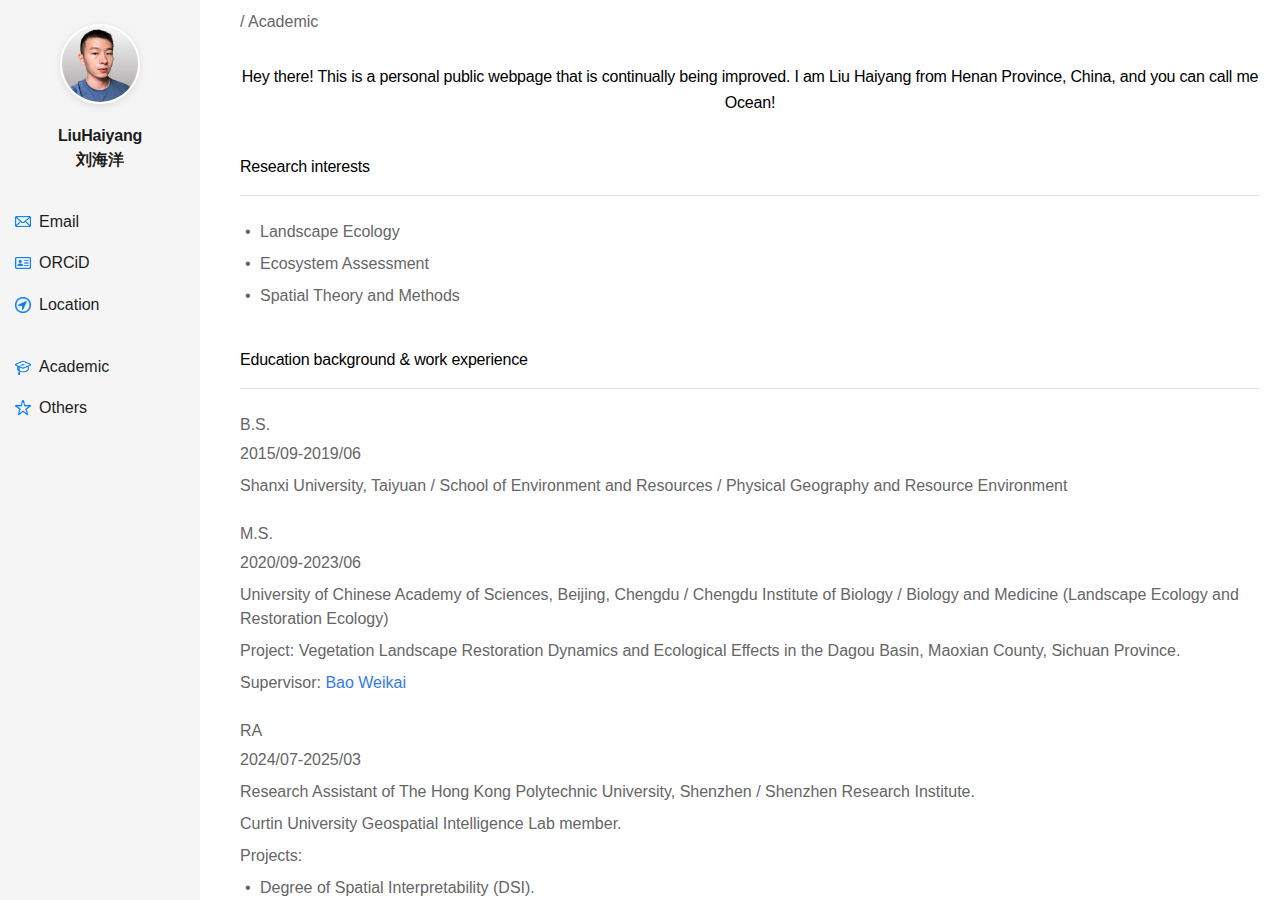
<file: index.html>
<!DOCTYPE html>
<html lang="zh">
<head>
    <meta charset="UTF-8">
    <meta name="viewport" content="width=device-width, initial-scale=1.0">
    <title>LiuHaiyang - Academic</title>
    <link rel="stylesheet" href="styles.css">
    <link rel="icon" type="image/png" href="images/profile.png">
    <style>
        /* 添加全局字体和背景色 */
        body {
            font-family: Arial, sans-serif;
            background-color: white !important;
        }

        /* 修改容器样式 */
        .container {
            background-color: white !important;
            margin-top: 0;
            padding-top: 0;
            min-height: 100vh;
            display: flex;  /* 使用flex布局 */
        }

        /* 修改侧边栏样式 */
        .sidebar {
            border: none !important;
            background-color: #f5f5f5 !important;
            min-height: 100vh;
            width: 200px;  /* 将宽度从250px减小到200px */
            position: sticky;  /* 使用sticky定位 */
            top: 0;  /* 固定在顶部 */
        }

        /* 修改主内容区域样式 */
        .main-content {
            flex: 1;  /* 占据剩余空间 */
            padding: 0 20px;  /* 添加左右内边距 */
            margin-left: 20px;  /* 与侧边栏保持间距 */
            padding-top: 0;  /* 移除顶部内边距 */
        }

        /* 确保问候语直接位于内容区域顶部 */
        .greeting {
            margin-top: 20px;  /* 添加顶部边距 */
            padding-top: 20px;
        }

        /* 添加内容文本的颜色样式 */
        .main-content, .education-period {
            color: #666666;
            font-size: 16px;
            font-weight: normal;
        }
        
        /* 修改标题样式 */
        .section-title {
            color: black;
            font-size: 16px;
            font-weight: normal;
            margin: 40px 0 16px;
            font-family: Arial, sans-serif;
        }

        /* 添加导师链接的颜色样式 */
        .supervisor-link {
            color: #3478F6; /* 新的蓝色 */
            text-decoration: none; /* 移除下划线 */
        }

        .supervisor-link:hover {
            text-decoration: underline; /* 鼠标悬停时显示下划线 */
        }

        /* 修改个人名称样式 */
        .profile-name {
            font-size: 16px;
            font-weight: bold;
            text-align: center;
            background-color: #f5f5f5;
        }

        .profile-name .en {
            font-family: Arial, sans-serif;
            display: block;
            margin-bottom: 4px;
            font-weight: bold;
        }

        .profile-name .cn {
            font-family: "PingFang SC", "PingFang TC", sans-serif;
            display: block;
            font-weight: bold;
        }

        /* 修改导航菜单样式 */
        .nav-links a {
            font-family: Arial, sans-serif;
            font-size: 16px;
            font-weight: normal;
            border-bottom: none;
            color: #666666;  /* 与其他链接保持一致的颜色 */
            text-decoration: none;
        }
        
        .nav-links a.active {
            color: #4A9EEA;  /* 当前页面链接的颜色 */
        }

        /* 移除侧边栏和个人资料区域的边框 */
        .sidebar {
            border: none !important;
        }

        .profile-section {
            border: none !important;
            background-color: #f5f5f5 !important;
        }

        /* 修改个人资料链接样式 */
        .profile-links {
            border-top: none !important;
            background-color: #f5f5f5 !important;
            padding-left: 15px;  /* 稍微减小左侧内边距 */
        }

        /* 确保链接项也是白色背景 */
        .link-item {
            background-color: #f5f5f5 !important;
            text-align: left;  /* 文字左对齐 */
            padding: 8px 0;  /* 保持上下内边距 */
            text-decoration: none;  /* 默认无下划线 */
        }

        /* 添加与 supervisor-link 相同的悬停效果 */
        .link-item:hover {
            text-decoration: underline;  /* 鼠标悬停时显示下划线 */
        }

        /* 确保链接文本不会被图标的样式影响 */
        .link-item span {
            display: inline-block;
            min-width: 60px;
            text-decoration: none;  /* 默认无下划线 */
        }

        .link-item:hover span {
            text-decoration: underline;  /* 鼠标悬停时显示下划线 */
        }

        /* 修改问候语样式 */
        .greeting {
            font-size: 16px;
            font-weight: normal;
            color: black;
            -webkit-text-fill-color: black;  /* 确保文字是黑色 */
            text-align: center;
            border: none !important;
            background-color: transparent !important;
            padding: 0 !important;
            margin: 20px 0;
            box-shadow: none !important;
            animation: fadeInOut 10s infinite;  /* 保持动画效果 */
        }

        /* 定义动画关键帧 */
        @keyframes fadeInOut {
            0% {
                opacity: 1;
            }
            50% {
                opacity: 0;
            }
            100% {
                opacity: 1;
            }
        }

        /* 移除悬浮效果 */
        .greeting:hover {
            transform: none !important;
            box-shadow: none !important;
            border: none !important;
            background-color: transparent !important;
            filter: none !important;  /* 移除任何滤镜效果 */
        }

        /* 确保问候语容器也没有阴影 */
        .greeting-container {
            box-shadow: none !important;
            background: none !important;
        }

        /* 自定义滚动条样式 */
        ::-webkit-scrollbar {
            width: 8px;  /* 滚动条宽度 */
            background-color: white;  /* 滚动条背景色 */
        }

        /* 滚动条滑块 */
        ::-webkit-scrollbar-thumb {
            background-color: #CCCCCC;  /* 更浅的灰色 */
            border-radius: 4px;  /* 圆角 */
        }

        /* 移除滚动条轨道的边框 */
        ::-webkit-scrollbar-track {
            background-color: white;  /* 白色背景 */
            border: none;  /* 移除边框 */
        }

        /* 确保整个页面背景为白色 */
        html {
            background-color: white;
            scrollbar-color: #CCCCCC white;  /* Firefox的滚动条颜色也改为浅灰色 */
            scrollbar-width: thin;  /* Firefox的滚动条宽度 */
        }

        /* 添加全局背景色 */
        body, html {
            background-color: white !important;
            margin: 0;
            padding: 0;
            min-height: 100vh; /* 确保body和html至少和视窗一样高 */
        }

        /* 添加列表项的样式 */
        .list-item {
            font-size: 16px;
            font-weight: normal;
        }

        /* 添加教育经历标题样式 */
        .education-title {
            font-size: 16px;
            font-weight: normal;
        }

        /* 添加教育经历详情样式 */
        .education-details {
            font-size: 16px;
            font-weight: normal;
        }

        /* 添加出版物条目样式 */
        .publication-item {
            font-size: 16px;
            font-weight: normal;
        }

        /* 修改专业软件分类标签样式 */
        .software-category {
            font-size: 16px;
            font-weight: normal;
        }

        /* 修改链接项文本样式 */
        .link-item span {
            display: inline-block;
            min-width: 60px;
            font-size: 16px;
            font-weight: normal;
        }

        /* 修改列表项目符号的颜色 */
        ul {
            list-style-type: disc;  /* 使用实心圆点 */
            color: #666666;  /* 设置为灰色，与内容文本颜色一致 */
        }

        /* 确保列表项文本颜色不受父元素影响 */
        ul li {
            color: #666666;
        }

        /* 修改列表样式 */
        .list-unstyled {
            list-style: none;  /* 移除默认项目符号 */
            padding-left: 0;   /* 移除默认内边距 */
        }

        .list-unstyled li {
            position: relative;
            padding-left: 20px;  /* 为自定义项目符号留出空间 */
        }

        .list-unstyled li:before {
            content: "•";  /* 添加自定义项目符号 */
            color: #666666;  /* 设置项目符号颜色为灰色 */
            position: absolute;
            left: 5px;
        }

        /* 修改 Research interests 列表样式 */
        .interests-list {
            list-style: none;  /* 移除默认项目符号 */
            padding-left: 0;   /* 移除默认内边距 */
        }

        .interests-list li {
            position: relative;
            padding-left: 20px;  /* 为自定义项目符号留出空间 */
        }

        .interests-list li:before {
            content: "•";  /* 添加自定义项目符号 */
            color: #666666;  /* 设置项目符号颜色为灰色 */
            position: absolute;
            left: 5px;
        }

        /* 修改路径栏样式 */
        .path-nav {
            color: #666666;
            font-family: Arial, sans-serif;
            font-size: 16px;
            padding: 10px 20px;  /* 减小上下内边距为10px，保持左右内边距为20px */
            position: sticky;
            top: 0;
            background-color: white;
            z-index: 100;
            margin-bottom: 0;
            margin-left: -20px;  /* 保持与内容区域对齐 */
        }

        /* 添加图标样式 */
        .icon {
            width: 16px;  /* 设置图标宽度 */
            height: auto;  /* 高度自动调整以保持比例 */
            vertical-align: middle;  /* 垂直居中对齐 */
            margin-right: 8px;  /* 图标与文本之间的间距 */
        }
    </style>
</head>
<body>
    <div class="container">
        <div class="sidebar">
            <div class="profile-section">
                <div class="profile-image">
                    <img src="images/profile.png" alt="Profile">
                </div>
                <div class="profile-name">
                    <span class="en">LiuHaiyang</span>
                    <span class="cn">刘海洋</span>
                </div>
            </div>
            <div class="profile-links">
                <a href="mailto:15035689055liuhaiyang@gmail.com" class="link-item">
                    <img src="images/mail.png" alt="Email" class="icon">
                    <span>Email</span>
                </a>
                <a href="https://orcid.org/0009-0009-8701-0538" class="link-item">
                    <img src="images/id.png" alt="ORCiD" class="icon">
                    <span>ORCiD</span>
                </a>
                <a href="https://maps.app.goo.gl/EEunaQVkdbAjMVaL8" class="link-item">
                    <img src="images/location.png" alt="Location" class="icon">
                    <span>Location</span>
                </a>
                <div style="height: 20px;"></div>
                <a href="index.html" class="link-item active">
                    <img src="images/academic.png" alt="Academic" class="icon">
                    <span>Academic</span>
                </a>
                <a href="others.html" class="link-item">
                    <img src="images/others.png" alt="Others" class="icon">
                    <span>Others</span>
                </a>
            </div>
        </div>
        <div class="main-content">
            <div class="path-nav">/ Academic</div>
            <div class="greeting">
                Hey there! This is a personal public webpage that is continually being improved. I am Liu Haiyang from Henan Province, China, and you can call me Ocean!
            </div>

            <h2 class="section-title">Research interests</h2>
            <hr class="divider">
            <ul class="interests-list">
                <li class="list-item">Landscape Ecology</li>
                <li class="list-item">Ecosystem Assessment</li>
                <li class="list-item">Spatial Theory and Methods</li>
            </ul>

            <h2 class="section-title">Education background & work experience</h2>
            <hr class="divider">
            <div class="education-item">
                <div class="education-title">B.S.</div>
                <div class="education-period">2015/09-2019/06</div>
                <div class="education-details">Shanxi University, Taiyuan / School of Environment and Resources / Physical Geography and Resource Environment</div>
            </div>

            <div class="education-item">
                <div class="education-title">M.S.</div>
                <div class="education-period">2020/09-2023/06</div>
                <div class="education-details">University of Chinese Academy of Sciences, Beijing, Chengdu / Chengdu Institute of Biology / Biology and Medicine (Landscape Ecology and Restoration Ecology)</div>
                <div class="education-details">Project: Vegetation Landscape Restoration Dynamics and Ecological Effects in the Dagou Basin, Maoxian County, Sichuan Province.</div>
                <div class="education-details">Supervisor: <a href="https://cib.cas.cn/sourcedb/zw/rck/200908/t20090821_2431079.html" class="supervisor-link">Bao Weikai</a></div>
            </div>

            <div class="education-item">
                <div class="education-title">RA</div>
                <div class="education-period">2024/07-2025/03</div>
                <div class="education-details">Research Assistant of The Hong Kong Polytechnic University, Shenzhen / Shenzhen Research Institute.</div>
                <div class="education-details">Curtin University Geospatial Intelligence Lab member.</div>
                <div class="education-details">Projects:</div>
                <ul class="list-unstyled">
                    <li class="list-item">Degree of Spatial Interpretability (DSI).</li>
                    <li class="list-item">Degree of geocomplexity for spatial validation (DG).</li>
                    <li class="list-item">Local effects of pattern interaction.</li>
                </ul>
                <div class="education-details">Supervisor: <a href="https://yongzesong.com/" class="supervisor-link">Song Yongze</a></div>
            </div>

            <div class="education-item">
                <div class="education-title">Ph.D.</div>
                <div class="education-period">2025/04-2028/04</div>
                <div class="education-details">Hokkaido University, Sapporo, Nayoro / Graduate School of Environmental Science / Forest Field Science.</div>
                <div class="education-details">Supervisor: <a href="https://www.researchgate.net/profile/Satoshi-Suzuki-7" class="supervisor-link">Satoshi Suzuki</a></div>
            </div>

            <h2 class="section-title">Publications</h2>
            <hr class="divider">
            <ul class="list-unstyled">
                <li class="publication-item">Forty⁃two⁃year dynamics of vegetation landscape restoration pattern and its characteristics in Dagou basin, Maoxian County, Sichuan Province [J]. Acta Ecologica Sinica, 2024, 44 (09): 3708-3720.</li>
                <li class="publication-item">Dynamics of Vegetation Landscape Restoration and Its Ecological Effects [J]. Journal of West China Forestry Science, 2022, 51 (06): 140-145.</li>
            </ul>

            <h2 class="section-title">Research experience & Membership</h2>
            <hr class="divider">
            <div class="education-item">
                <div class="education-period">09/2016-09/2018</div>
                <div class="education-title">Project: Exploration of Forest Fire Monitoring Methods Based on MODIS and ETM+ Remote Sensing Data.</div>
                <div class="education-details">Main research content: Calculation of NDVI (Normalized Difference Vegetation Index) and NBR (Normalized Burn Ratio); construct fire point index through brightness temperature.</div>
                <div class="education-details">Responsibilities: This is a scientific research training project. I completed the project as the captain of a three-member research team, mainly responsible for data processing and article writing. In the end, the project won the sixth place in the college's research training competition.</div>
            </div>

            <div class="education-item">
                <div class="education-period">09/2020-12/2021</div>
                <div class="education-title">Project: (1) Research on the spatial pattern and genesis of alpine pines. (2) Second Tibetan Plateau Scientific Expedition Program.</div>
                <div class="education-details">Responsibilities: I participated as an assistant in the field data survey for both projects. I was mainly responsible for vegetation surveys (surveying plant species, biomass and other basic information) and soil sampling and processing.</div>
            </div>

            <div class="education-item">
                <div class="education-period">07/2024-</div>
                <div class="education-details">Member of the <a href="https://yongzesong.com/geospatial-intelligence-lab/" class="supervisor-link">Geospatial Intelligence Lab</a></div>
            </div>

            <h2 class="section-title">Peer review</h2>
            <hr class="divider">
            <ul class="list-unstyled">
                <li class="list-item">International Journal of Applied Earth Observation and Geoinformation</li>
                <li class="list-item">All Earth</li>
                <li class="list-item">GIScience & Remote Sensing</li>
            </ul>

            <h2 class="section-title">Specialized software</h2>
            <hr class="divider">
            <ul class="list-unstyled">
                <li class="list-item"><span class="software-category">GIS:</span> ENVI / ArcGIS / QGIS / GEE / GeoDa</li>
                <li class="list-item"><span class="software-category">Data Analysis:</span> SPSS</li>
                <li class="list-item"><span class="software-category">Ecology:</span> Fragstats</li>
                <li class="list-item"><span class="software-category">Code:</span> R</li>
            </ul>

            <h2 class="section-title">Awards & Certificates</h2>
            <hr class="divider">
            <ul class="list-unstyled">
                <li class="list-item">Hokkaido University EXEX Doctoral Fellowship (2025-2028)</li>
                <li class="list-item">Scholarship for the Second Year of Studies, School of Environment and Resources, Shanxi University (2017)</li>
                <li class="list-item">Outstanding Youth League Member, School of Environment and Resources, Shanxi University (2017-2018)</li>
                <li class="list-item">Excellence Award in the National University of Science and Technology Translation Contest (2022)</li>
                <li class="list-item">Outstanding Communist Party Member, Chengdu Institute of Biology, Chinese Academy of Sciences (2023)</li>
                <li class="list-item">Outstanding Student Award, Chengdu Institute of Biology, Chinese Academy of Sciences (2023)</li>
                <li class="list-item">Driver's License (Chinese C1)</li>
            </ul>

            <h2 class="section-title">Language</h2>
            <hr class="divider">
            <ul class="list-unstyled">
                <li class="list-item">Chinese (Native language)</li>
                <li class="list-item">English (Fluent)</li>
                <li class="list-item">Japanese (Beginner)</li>
            </ul>

            <div style="height: 40px;"></div>
        </div>
    </div>
</body>
</html>
</file>
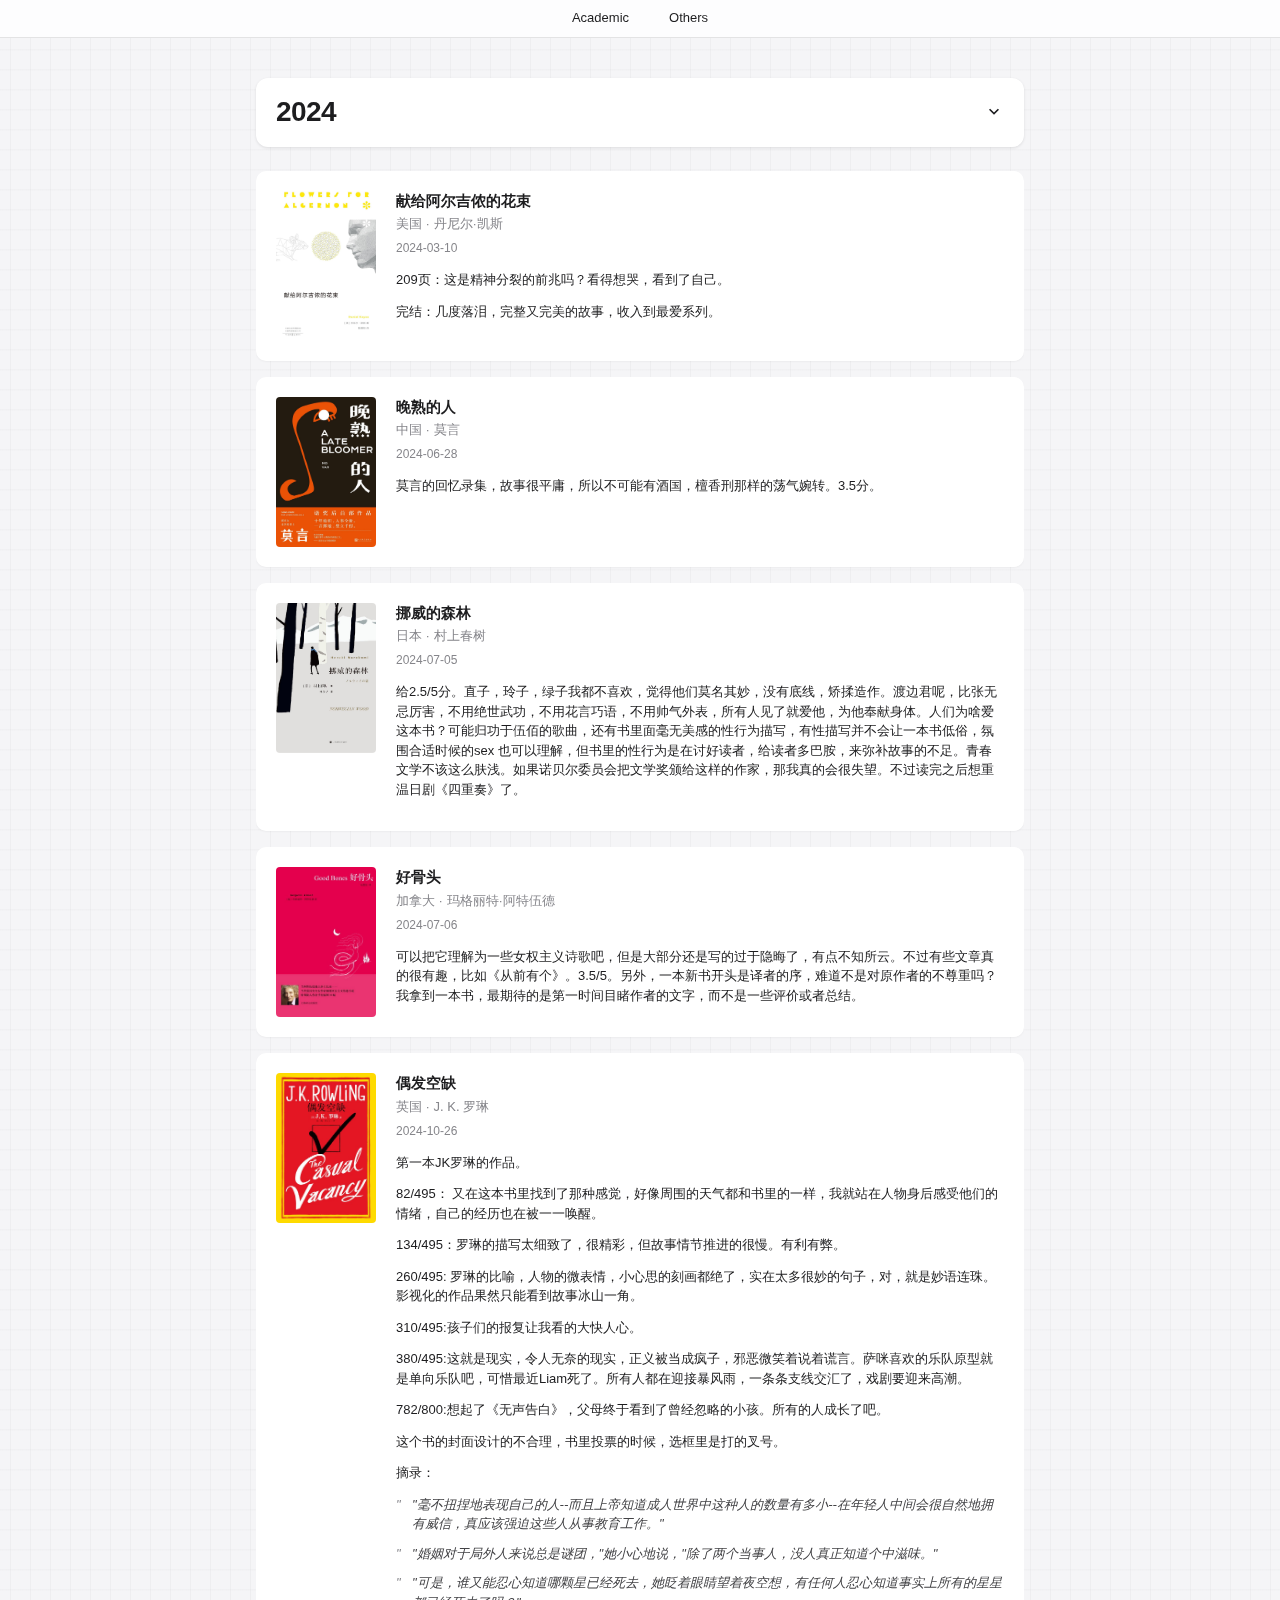
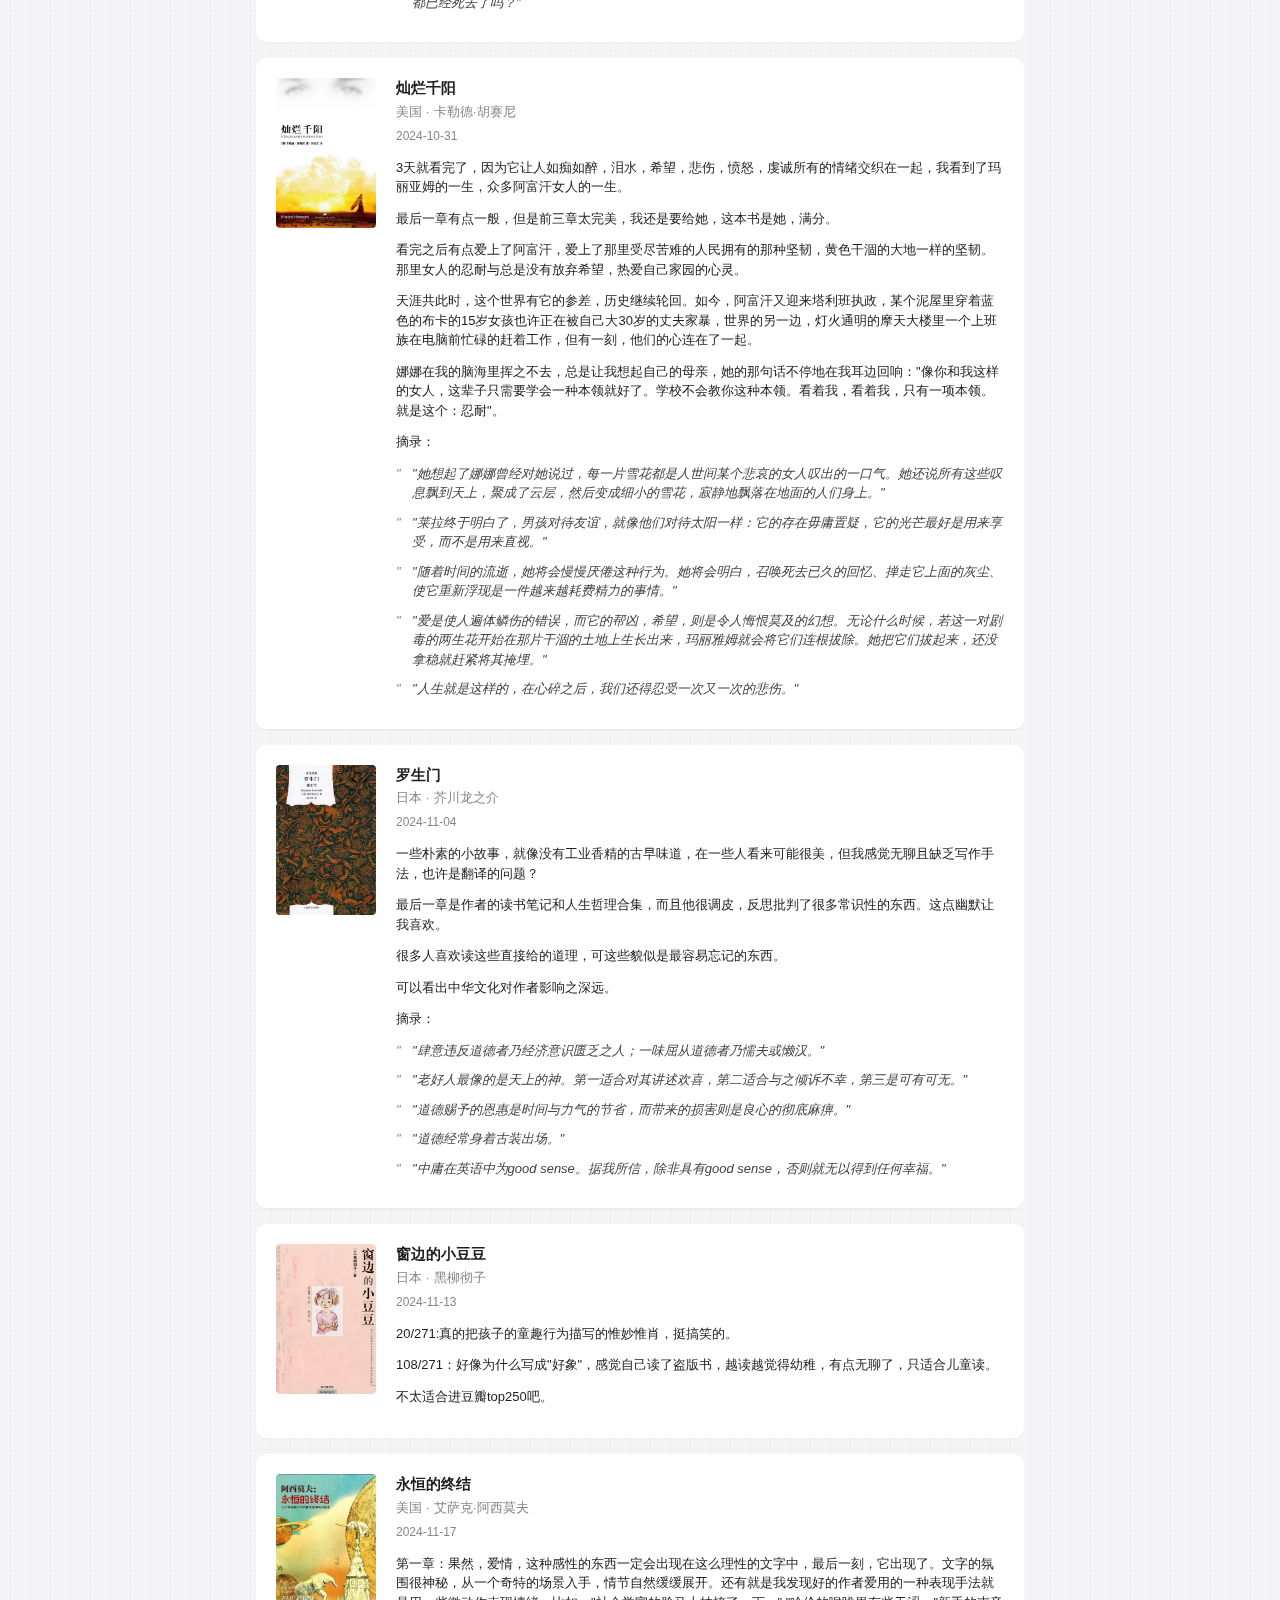
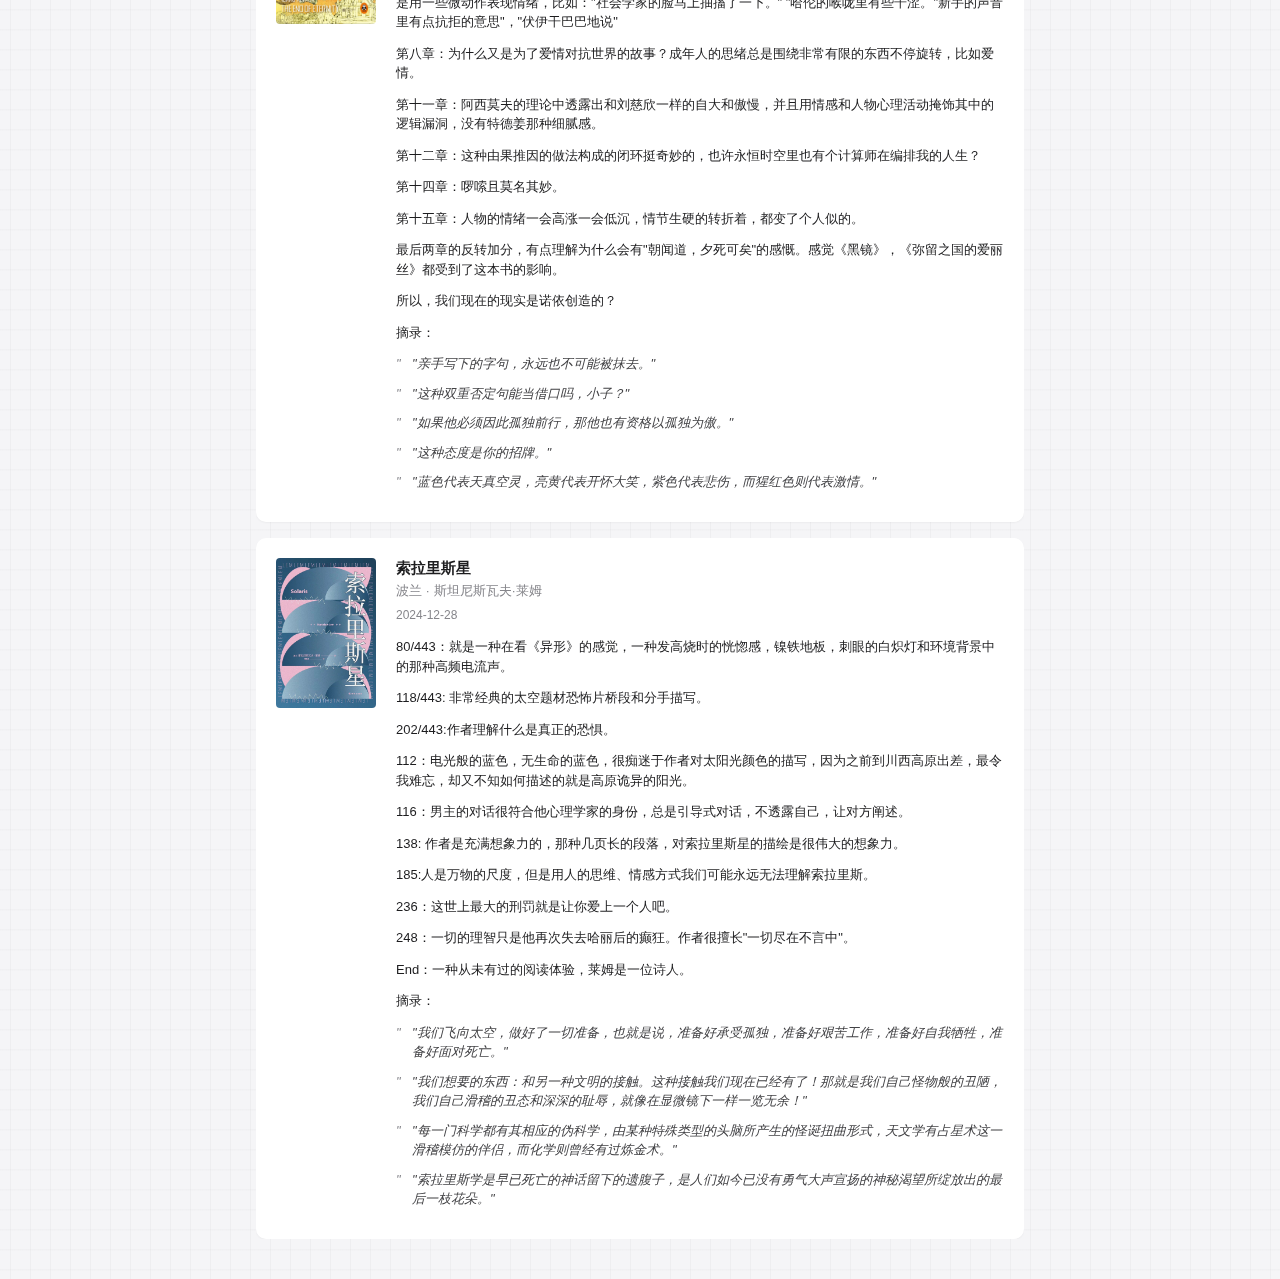
<file: booklist.html>
<!DOCTYPE html>
<html lang="zh">
<head>
    <meta charset="UTF-8">
    <meta name="viewport" content="width=device-width, initial-scale=1.0">
    <title>LiuHaiyang - BookList</title>
    <link rel="stylesheet" href="styles.css">
    <link rel="icon" type="image/png" href="images/profile.png">
</head>
<body>
    <nav class="navbar">
        <div class="nav-links">
            <a href="index.html">Academic</a>
            <a href="others.html">Others</a>
        </div>
    </nav>

    <div class="booklist-container">
        <div class="year-section">
            <h1 class="year-title">2024</h1>
            <div class="book-grid">
                <!-- 献给阿尔吉侬的花束 -->
                <div class="book-card">
                    <div class="book-cover">
                        <img src="images/20241.jpg" alt="献给阿尔吉侬的花束">
                    </div>
                    <div class="book-info">
                        <h3>献给阿尔吉侬的花束</h3>
                        <p class="book-meta">美国 · 丹尼尔·凯斯</p>
                        <p class="reading-date">2024-03-10</p>
                        <div class="book-notes">
                            <p>209页：这是精神分裂的前兆吗？看得想哭，看到了自己。</p>
                            <p>完结：几度落泪，完整又完美的故事，收入到最爱系列。</p>
                        </div>
                    </div>
                </div>

                <!-- 晚熟的人 -->
                <div class="book-card">
                    <div class="book-cover">
                        <img src="images/20242.jpg" alt="晚熟的人">
                    </div>
                    <div class="book-info">
                        <h3>晚熟的人</h3>
                        <p class="book-meta">中国 · 莫言</p>
                        <p class="reading-date">2024-06-28</p>
                        <div class="book-notes">
                            <p>莫言的回忆录集，故事很平庸，所以不可能有酒国，檀香刑那样的荡气婉转。3.5分。</p>
                        </div>
                    </div>
                </div>

                <!-- 挪威的森林 -->
                <div class="book-card">
                    <div class="book-cover">
                        <img src="images/20243.jpg" alt="挪威的森林">
                    </div>
                    <div class="book-info">
                        <h3>挪威的森林</h3>
                        <p class="book-meta">日本 · 村上春树</p>
                        <p class="reading-date">2024-07-05</p>
                        <div class="book-notes">
                            <p>给2.5/5分。直子，玲子，绿子我都不喜欢，觉得他们莫名其妙，没有底线，矫揉造作。渡边君呢，比张无忌厉害，不用绝世武功，不用花言巧语，不用帅气外表，所有人见了就爱他，为他奉献身体。人们为啥爱这本书？可能归功于伍佰的歌曲，还有书里面毫无美感的性行为描写，有性描写并不会让一本书低俗，氛围合适时候的sex 也可以理解，但书里的性行为是在讨好读者，给读者多巴胺，来弥补故事的不足。青春文学不该这么肤浅。如果诺贝尔委员会把文学奖颁给这样的作家，那我真的会很失望。不过读完之后想重温日剧《四重奏》了。</p>
                        </div>
                    </div>
                </div>

                <!-- 好骨头 -->
                <div class="book-card">
                    <div class="book-cover">
                        <img src="images/20244.jpg" alt="好骨头">
                    </div>
                    <div class="book-info">
                        <h3>好骨头</h3>
                        <p class="book-meta">加拿大 · 玛格丽特·阿特伍德</p>
                        <p class="reading-date">2024-07-06</p>
                        <div class="book-notes">
                            <p>可以把它理解为一些女权主义诗歌吧，但是大部分还是写的过于隐晦了，有点不知所云。不过有些文章真的很有趣，比如《从前有个》。3.5/5。另外，一本新书开头是译者的序，难道不是对原作者的不尊重吗？我拿到一本书，最期待的是第一时间目睹作者的文字，而不是一些评价或者总结。</p>
                        </div>
                    </div>
                </div>

                <!-- 偶发空缺 -->
                <div class="book-card">
                    <div class="book-cover">
                        <img src="images/20245.jpg" alt="偶发空缺">
                    </div>
                    <div class="book-info">
                        <h3>偶发空缺</h3>
                        <p class="book-meta">英国 · J. K. 罗琳</p>
                        <p class="reading-date">2024-10-26</p>
                        <div class="book-notes">
                            <p>第一本JK罗琳的作品。</p>
                            <p>82/495： 又在这本书里找到了那种感觉，好像周围的天气都和书里的一样，我就站在人物身后感受他们的情绪，自己的经历也在被一一唤醒。</p>
                            <p>134/495：罗琳的描写太细致了，很精彩，但故事情节推进的很慢。有利有弊。</p>
                            <p>260/495: 罗琳的比喻，人物的微表情，小心思的刻画都绝了，实在太多很妙的句子，对，就是妙语连珠。影视化的作品果然只能看到故事冰山一角。</p>
                            <p>310/495:孩子们的报复让我看的大快人心。</p>
                            <p>380/495:这就是现实，令人无奈的现实，正义被当成疯子，邪恶微笑着说着谎言。萨咪喜欢的乐队原型就是单向乐队吧，可惜最近Liam死了。所有人都在迎接暴风雨，一条条支线交汇了，戏剧要迎来高潮。</p>
                            <p>782/800:想起了《无声告白》，父母终于看到了曾经忽略的小孩。所有的人成长了吧。</p>
                            <p>这个书的封面设计的不合理，书里投票的时候，选框里是打的叉号。</p>
                            <p class="quote">摘录：</p>
                            <ul class="quotes-list">
                                <li>"毫不扭捏地表现自己的人--而且上帝知道成人世界中这种人的数量有多小--在年轻人中间会很自然地拥有威信，真应该强迫这些人从事教育工作。"</li>
                                <li>"婚姻对于局外人来说总是谜团，"她小心地说，"除了两个当事人，没人真正知道个中滋味。"</li>
                                <li>"可是，谁又能忍心知道哪颗星已经死去，她眨着眼睛望着夜空想，有任何人忍心知道事实上所有的星星都已经死去了吗？"</li>
                            </ul>
                        </div>
                    </div>
                </div>

                <!-- 灿烂千阳 -->
                <div class="book-card">
                    <div class="book-cover">
                        <img src="images/20246.jpg" alt="灿烂千阳">
                    </div>
                    <div class="book-info">
                        <h3>灿烂千阳</h3>
                        <p class="book-meta">美国 · 卡勒德·胡赛尼</p>
                        <p class="reading-date">2024-10-31</p>
                        <div class="book-notes">
                            <p>3天就看完了，因为它让人如痴如醉，泪水，希望，悲伤，愤怒，虔诚所有的情绪交织在一起，我看到了玛丽亚姆的一生，众多阿富汗女人的一生。</p>
                            <p>最后一章有点一般，但是前三章太完美，我还是要给她，这本书是她，满分。</p>
                            <p>看完之后有点爱上了阿富汗，爱上了那里受尽苦难的人民拥有的那种坚韧，黄色干涸的大地一样的坚韧。那里女人的忍耐与总是没有放弃希望，热爱自己家园的心灵。</p>
                            <p>天涯共此时，这个世界有它的参差，历史继续轮回。如今，阿富汗又迎来塔利班执政，某个泥屋里穿着蓝色的布卡的15岁女孩也许正在被自己大30岁的丈夫家暴，世界的另一边，灯火通明的摩天大楼里一个上班族在电脑前忙碌的赶着工作，但有一刻，他们的心连在了一起。</p>
                            <p>娜娜在我的脑海里挥之不去，总是让我想起自己的母亲，她的那句话不停地在我耳边回响："像你和我这样的女人，这辈子只需要学会一种本领就好了。学校不会教你这种本领。看着我，看着我，只有一项本领。就是这个：忍耐"。</p>
                            <p class="quote">摘录：</p>
                            <ul class="quotes-list">
                                <li>"她想起了娜娜曾经对她说过，每一片雪花都是人世间某个悲哀的女人叹出的一口气。她还说所有这些叹息飘到天上，聚成了云层，然后变成细小的雪花，寂静地飘落在地面的人们身上。"</li>
                                <li>"莱拉终于明白了，男孩对待友谊，就像他们对待太阳一样：它的存在毋庸置疑，它的光芒最好是用来享受，而不是用来直视。"</li>
                                <li>"随着时间的流逝，她将会慢慢厌倦这种行为。她将会明白，召唤死去已久的回忆、掸走它上面的灰尘、使它重新浮现是一件越来越耗费精力的事情。"</li>
                                <li>"爱是使人遍体鳞伤的错误，而它的帮凶，希望，则是令人悔恨莫及的幻想。无论什么时候，若这一对剧毒的两生花开始在那片干涸的土地上生长出来，玛丽雅姆就会将它们连根拔除。她把它们拔起来，还没拿稳就赶紧将其掩埋。"</li>
                                <li>"人生就是这样的，在心碎之后，我们还得忍受一次又一次的悲伤。"</li>
                            </ul>
                        </div>
                    </div>
                </div>

                <!-- 罗生门 -->
                <div class="book-card">
                    <div class="book-cover">
                        <img src="images/20247.jpg" alt="罗生门">
                    </div>
                    <div class="book-info">
                        <h3>罗生门</h3>
                        <p class="book-meta">日本 · 芥川龙之介</p>
                        <p class="reading-date">2024-11-04</p>
                        <div class="book-notes">
                            <p>一些朴素的小故事，就像没有工业香精的古早味道，在一些人看来可能很美，但我感觉无聊且缺乏写作手法，也许是翻译的问题？</p>
                            <p>最后一章是作者的读书笔记和人生哲理合集，而且他很调皮，反思批判了很多常识性的东西。这点幽默让我喜欢。</p>
                            <p>很多人喜欢读这些直接给的道理，可这些貌似是最容易忘记的东西。</p>
                            <p>可以看出中华文化对作者影响之深远。</p>
                            <p class="quote">摘录：</p>
                            <ul class="quotes-list">
                                <li>"肆意违反道德者乃经济意识匮乏之人；一味屈从道德者乃懦夫或懒汉。"</li>
                                <li>"老好人最像的是天上的神。第一适合对其讲述欢喜，第二适合与之倾诉不幸，第三是可有可无。"</li>
                                <li>"道德赐予的恩惠是时间与力气的节省，而带来的损害则是良心的彻底麻痹。"</li>
                                <li>"道德经常身着古装出场。"</li>
                                <li>"中庸在英语中为good sense。据我所信，除非具有good sense，否则就无以得到任何幸福。"</li>
                            </ul>
                        </div>
                    </div>
                </div>

                <!-- 窗边的小豆豆 -->
                <div class="book-card">
                    <div class="book-cover">
                        <img src="images/20248.jpg" alt="窗边的小豆豆">
                    </div>
                    <div class="book-info">
                        <h3>窗边的小豆豆</h3>
                        <p class="book-meta">日本 · 黑柳彻子</p>
                        <p class="reading-date">2024-11-13</p>
                        <div class="book-notes">
                            <p>20/271:真的把孩子的童趣行为描写的惟妙惟肖，挺搞笑的。</p>
                            <p>108/271：好像为什么写成"好象"，感觉自己读了盗版书，越读越觉得幼稚，有点无聊了，只适合儿童读。</p>
                            <p>不太适合进豆瓣top250吧。</p>
                        </div>
                    </div>
                </div>

                <!-- 永恒的终结 -->
                <div class="book-card">
                    <div class="book-cover">
                        <img src="images/20249.jpg" alt="永恒的终结">
                    </div>
                    <div class="book-info">
                        <h3>永恒的终结</h3>
                        <p class="book-meta">美国 · 艾萨克·阿西莫夫</p>
                        <p class="reading-date">2024-11-17</p>
                        <div class="book-notes">
                            <p>第一章：果然，爱情，这种感性的东西一定会出现在这么理性的文字中，最后一刻，它出现了。文字的氛围很神秘，从一个奇特的场景入手，情节自然缓缓展开。还有就是我发现好的作者爱用的一种表现手法就是用一些微动作表现情绪，比如："社会学家的脸马上抽搐了一下。" "哈伦的喉咙里有些干涩。"新手的声音里有点抗拒的意思"，"伏伊干巴巴地说"</p>
                            <p>第八章：为什么又是为了爱情对抗世界的故事？成年人的思绪总是围绕非常有限的东西不停旋转，比如爱情。</p>
                            <p>第十一章：阿西莫夫的理论中透露出和刘慈欣一样的自大和傲慢，并且用情感和人物心理活动掩饰其中的逻辑漏洞，没有特德姜那种细腻感。</p>
                            <p>第十二章：这种由果推因的做法构成的闭环挺奇妙的，也许永恒时空里也有个计算师在编排我的人生？</p>
                            <p>第十四章：啰嗦且莫名其妙。</p>
                            <p>第十五章：人物的情绪一会高涨一会低沉，情节生硬的转折着，都变了个人似的。</p>
                            <p>最后两章的反转加分，有点理解为什么会有"朝闻道，夕死可矣"的感慨。感觉《黑镜》，《弥留之国的爱丽丝》都受到了这本书的影响。</p>
                            <p>所以，我们现在的现实是诺依创造的？</p>
                            <p class="quote">摘录：</p>
                            <ul class="quotes-list">
                                <li>"亲手写下的字句，永远也不可能被抹去。"</li>
                                <li>"这种双重否定句能当借口吗，小子？"</li>
                                <li>"如果他必须因此孤独前行，那他也有资格以孤独为傲。"</li>
                                <li>"这种态度是你的招牌。"</li>
                                <li>"蓝色代表天真空灵，亮黄代表开怀大笑，紫色代表悲伤，而猩红色则代表激情。"</li>
                            </ul>
                        </div>
                    </div>
                </div>

                <!-- 索拉里斯星 -->
                <div class="book-card">
                    <div class="book-cover">
                        <img src="images/202410.jpg" alt="索拉里斯星">
                    </div>
                    <div class="book-info">
                        <h3>索拉里斯星</h3>
                        <p class="book-meta">波兰 · 斯坦尼斯瓦夫·莱姆</p>
                        <p class="reading-date">2024-12-28</p>
                        <div class="book-notes">
                            <p>80/443：就是一种在看《异形》的感觉，一种发高烧时的恍惚感，镍铁地板，刺眼的白炽灯和环境背景中的那种高频电流声。</p>
                            <p>118/443: 非常经典的太空题材恐怖片桥段和分手描写。</p>
                            <p>202/443:作者理解什么是真正的恐惧。</p>
                            <p>112：电光般的蓝色，无生命的蓝色，很痴迷于作者对太阳光颜色的描写，因为之前到川西高原出差，最令我难忘，却又不知如何描述的就是高原诡异的阳光。</p>
                            <p>116：男主的对话很符合他心理学家的身份，总是引导式对话，不透露自己，让对方阐述。</p>
                            <p>138: 作者是充满想象力的，那种几页长的段落，对索拉里斯星的描绘是很伟大的想象力。</p>
                            <p>185:人是万物的尺度，但是用人的思维、情感方式我们可能永远无法理解索拉里斯。</p>
                            <p>236：这世上最大的刑罚就是让你爱上一个人吧。</p>
                            <p>248：一切的理智只是他再次失去哈丽后的癫狂。作者很擅长"一切尽在不言中"。</p>
                            <p>End：一种从未有过的阅读体验，莱姆是一位诗人。</p>
                            <p class="quote">摘录：</p>
                            <ul class="quotes-list">
                                <li>"我们飞向太空，做好了一切准备，也就是说，准备好承受孤独，准备好艰苦工作，准备好自我牺牲，准备好面对死亡。"</li>
                                <li>"我们想要的东西：和另一种文明的接触。这种接触我们现在已经有了！那就是我们自己怪物般的丑陋，我们自己滑稽的丑态和深深的耻辱，就像在显微镜下一样一览无余！"</li>
                                <li>"每一门科学都有其相应的伪科学，由某种特殊类型的头脑所产生的怪诞扭曲形式，天文学有占星术这一滑稽模仿的伴侣，而化学则曾经有过炼金术。"</li>
                                <li>"索拉里斯学是早已死亡的神话留下的遗腹子，是人们如今已没有勇气大声宣扬的神秘渴望所绽放出的最后一枝花朵。"</li>
                            </ul>
                        </div>
                    </div>
                </div>
            </div>
        </div>
    </div>

    <script>
    document.addEventListener('DOMContentLoaded', function() {
        const yearTitles = document.querySelectorAll('.year-title');
        
        yearTitles.forEach(title => {
            title.addEventListener('click', function() {
                const bookGrid = this.nextElementSibling;
                this.classList.toggle('collapsed');
                bookGrid.classList.toggle('collapsed');
            });
        });
    });
    </script>
</body>
</html>
</file>
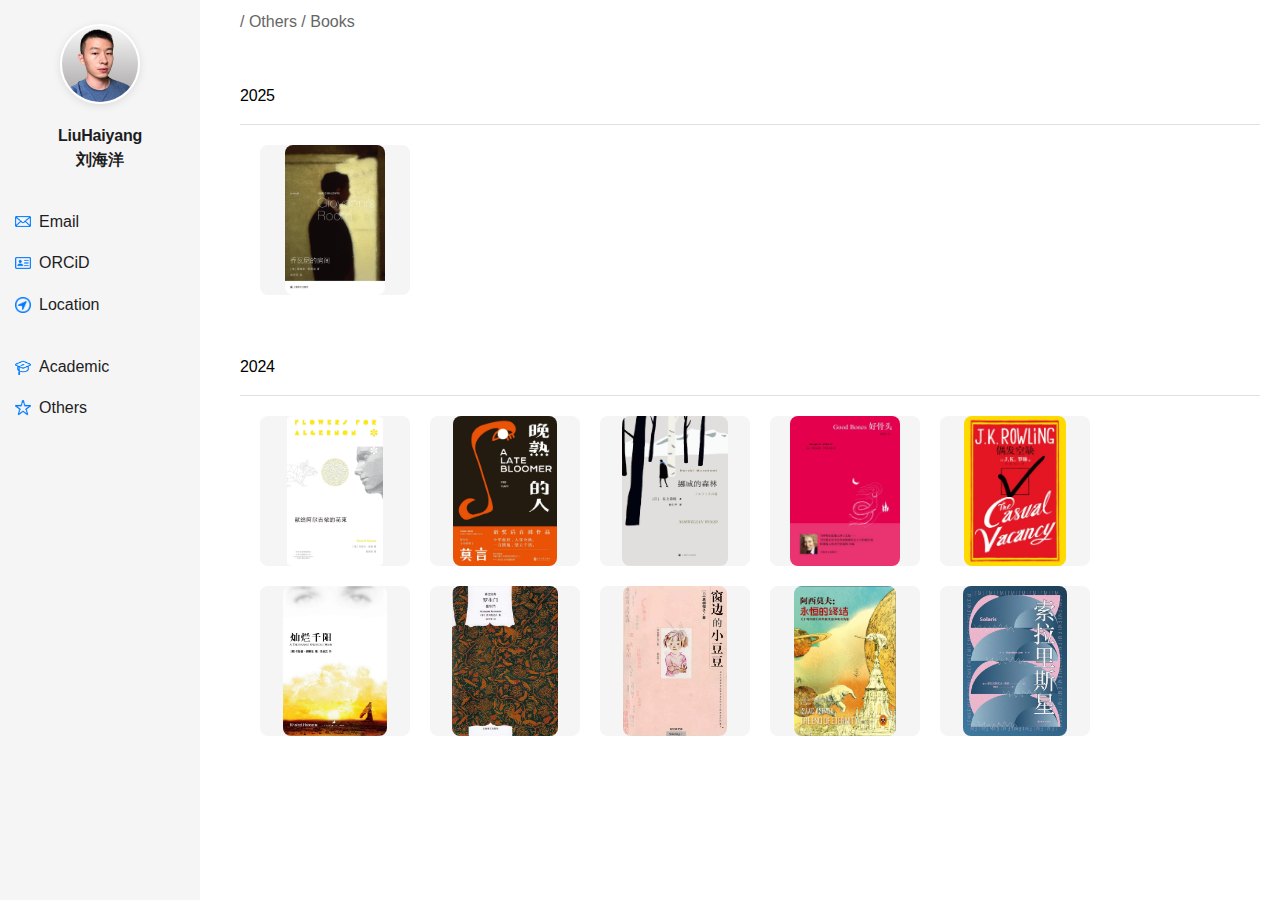
<file: books.html>
<!DOCTYPE html>
<html lang="zh">
<head>
    <meta charset="UTF-8">
    <meta name="viewport" content="width=device-width, initial-scale=1.0">
    <title>LiuHaiyang - Books</title>
    <link rel="stylesheet" href="styles.css">
    <link rel="icon" type="image/png" href="images/profile.png">
    <style>
        /* 复制基本样式 */
        body {
            font-family: Arial, sans-serif;
            background-color: white !important;
        }

        .container {
            background-color: white !important;
            margin-top: 0;
            padding-top: 0;
            min-height: 100vh;
            display: flex;
        }

        .sidebar {
            border: none !important;
            background-color: #f5f5f5 !important;
            min-height: 100vh;
            width: 200px;
            position: sticky;
            top: 0;
        }

        .main-content {
            flex: 1;
            padding: 0;
            margin-left: 20px;
            padding-top: 0;
            background-color: white;
        }

        .profile-name {
            font-size: 16px;
            font-weight: bold;
            text-align: center;
            background-color: #f5f5f5;
        }

        .profile-name .en {
            font-family: Arial, sans-serif;
            display: block;
            margin-bottom: 4px;
            font-weight: bold;
        }

        .profile-name .cn {
            font-family: "PingFang SC", "PingFang TC", sans-serif;
            display: block;
            font-weight: bold;
        }

        .profile-section {
            border: none !important;
            background-color: #f5f5f5 !important;
        }

        .profile-links {
            border-top: none !important;
            background-color: #f5f5f5 !important;
            padding-left: 15px;
        }

        .link-item {
            background-color: #f5f5f5 !important;
            text-align: left;
            padding: 8px 0;
            text-decoration: none;
        }

        .link-item span {
            display: inline-block;
            min-width: 60px;
            font-size: 16px;
            font-weight: normal;
            text-decoration: none;
        }

        .link-item:hover {
            text-decoration: underline;
        }

        .link-item:hover span {
            text-decoration: underline;
        }

        /* 修改路径栏样式 */
        .path-nav {
            color: #666666;
            font-family: Arial, sans-serif;
            font-size: 16px;
            padding: 10px 20px;
            position: sticky;
            top: 0;
            background-color: white;
            z-index: 100;
            margin-bottom: 0;
        }

        /* 修改书籍内容样式 */
        .book-content {
            font-family: SimSun, "宋体", serif;
            font-size: 16px;
            color: black;
            line-height: 1.8;
            background-color: transparent;
            padding: 20px;
        }

        .book-title {
            font-family: Arial, "宋体", serif;
            font-size: 16px;
            color: black;
            margin-bottom: 10px;
        }

        .book-date {
            font-family: Arial, "宋体", serif;
            font-size: 16px;
            color: black;
            margin-bottom: 20px;
        }

        .book-note {
            font-family: Arial, "宋体", serif;
            font-size: 16px;
            color: black;
            margin-bottom: 10px;
            line-height: 1.4;
        }

        /* 修改年份标题样式 */
        .year-title {
            font-family: Arial, "宋体", serif;
            font-size: 16px;
            color: black;
            margin: 20px;
            cursor: pointer;
            display: flex;
            align-items: center;
        }

        /* 添加图片样式 */
        .book-image {
            width: 120px;
            height: auto;
            margin-right: 20px;
            float: left;
        }

        /* 添加书籍容器样式 */
        .book-container {
            display: flex;
            margin: 20px;
        }

        /* 添加分割线样式 */
        .year-divider {
            border: none;
            border-top: 1px solid black;
            margin: 20px;
        }

        /* 修改标题样式 */
        .section-title {
            color: black;
            font-size: 16px;
            font-weight: normal;
            margin: 40px 20px 16px;
            font-family: Arial, sans-serif;
        }

        /* 修改分割线样式 */
        .divider {
            border: none;
            border-top: 1px solid #e0e0e0;
            margin: 0;
            margin-left: 20px;
            width: calc(100% - 40px);
        }

        /* 修改图片网格容器样式 */
        .book-grid {
            display: grid;
            grid-template-columns: repeat(5, 150px);  /* 每列固定宽度 */
            gap: 20px;
            padding: 20px;
            margin: 0 20px;
            overflow-x: auto;  /* 添加水平滚动条 */
            min-width: min-content;  /* 确保内容不会被压缩 */
            -webkit-overflow-scrolling: touch;  /* 在iOS设备上实现平滑滚动 */
        }

        /* 为了美观，可以自定义滚动条样式 */
        .book-grid::-webkit-scrollbar {
            height: 8px;  /* 滚动条高度 */
        }

        .book-grid::-webkit-scrollbar-track {
            background: #f1f1f1;  /* 滚动条轨道颜色 */
            border-radius: 4px;
        }

        .book-grid::-webkit-scrollbar-thumb {
            background: #888;  /* 滚动条滑块颜色 */
            border-radius: 4px;
        }

        .book-grid::-webkit-scrollbar-thumb:hover {
            background: #555;  /* 滚动条滑块悬停颜色 */
        }

        /* 修改图片占位框样式 */
        .book-placeholder {
            width: 150px;
            height: 150px;
            background-color: #f5f5f5;
            border-radius: 8px;
            cursor: pointer;
            transition: transform 0.2s;
            display: flex;
            align-items: center;
            justify-content: center;
        }

        .book-placeholder:hover {
            transform: translateY(-2px);
        }

        /* 修改图片样式 */
        .book-cover {
            max-width: 100%;
            max-height: 100%;
            width: auto;
            height: auto;
            object-fit: contain;
            border-radius: 8px;
        }

        /* 添加图标样式 */
        .icon {
            width: 16px;  /* 设置图标宽度 */
            height: auto;  /* 高度自动调整以保持比例 */
            vertical-align: middle;  /* 垂直居中对齐 */
            margin-right: 8px;  /* 图标与文本之间的间距 */
        }

        /* 添加模态框样式 */
        .modal {
            display: none;
            position: fixed;
            z-index: 1000;
            left: 0;
            top: 0;
            width: 100%;
            height: 100%;
            background-color: rgba(0, 0, 0, 0.5);
        }

        .modal-content {
            position: relative;
            background-image: 
                linear-gradient(#e0efe0 1px, transparent 1px),
                linear-gradient(90deg, #e0efe0 1px, transparent 1px);
            background-size: 20px 20px;
            background-color: #f8fff8;
            margin: 5% auto;
            padding: 20px;
            width: 70%;
            max-width: 800px;
            max-height: 80vh;
            border-radius: 12px;
            overflow-y: auto;
            font-family: -apple-system, BlinkMacSystemFont, "Segoe UI", Roboto, Helvetica, Arial, sans-serif;
        }

        .modal-title {
            font-size: 20px;
            font-weight: bold;
            margin-bottom: 10px;
        }

        .modal-date {
            color: black;
            margin-bottom: 20px;
        }

        .modal-text {
            line-height: 1.6;
            margin-bottom: 15px;
        }

        .close {
            position: absolute;
            right: 20px;
            top: 15px;
            font-size: 24px;
            cursor: pointer;
            color: #666;
        }

        .quote {
            border-left: 3px solid #ccc;
            padding-left: 15px;
            margin: 15px 0;
            color: black;
        }
    </style>
</head>
<body>
    <div class="container">
        <div class="sidebar">
            <div class="profile-section">
                <div class="profile-image">
                    <img src="images/profile.png" alt="Profile">
                </div>
                <div class="profile-name">
                    <span class="en">LiuHaiyang</span>
                    <span class="cn">刘海洋</span>
                </div>
            </div>
            <div class="profile-links">
                <a href="mailto:15035689055liuhaiyang@gmail.com" class="link-item">
                    <img src="images/mail.png" alt="Email" class="icon">
                    <span>Email</span>
                </a>
                <a href="https://orcid.org/0009-0009-8701-0538" class="link-item">
                    <img src="images/id.png" alt="ORCiD" class="icon">
                    <span>ORCiD</span>
                </a>
                <a href="https://maps.app.goo.gl/EEunaQVkdbAjMVaL8" class="link-item">
                    <img src="images/location.png" alt="Location" class="icon">
                    <span>Location</span>
                </a>
                <div style="height: 20px;"></div>
                <a href="index.html" class="link-item">
                    <img src="images/academic.png" alt="Academic" class="icon">
                    <span>Academic</span>
                </a>
                <a href="others.html" class="link-item">
                    <img src="images/others.png" alt="Others" class="icon">
                    <span>Others</span>
                </a>
            </div>
        </div>
        <div class="main-content">
            <div class="path-nav">/ Others / Books</div>
            <h2 class="section-title">2025</h2>
            <hr class="divider">
            <div class="book-grid">
                <div class="book-placeholder">
                    <img src="images/20251.jpg" alt="乔瓦尼的房间" class="book-cover" onclick="openModal()">
                </div>
            </div>
            
            <!-- 添加模态框 -->
            <div id="bookModal" class="modal">
                <div class="modal-content">
                    <span class="close" onclick="closeModal()">&times;</span>
                    <div class="modal-title">《乔瓦尼的房间-美国-詹姆斯·鲍德温 (James Baldwin)》</div>
                    <div class="modal-date">2025-02-06</div>
                    <div class="modal-text">
                        7：很流畅的文字，已经可以断定是本好书。别的书偶尔来一句100分的金句，他每句话都至少80分。<br><br>
                        19：他为什么把人物的情感描写的这么好啊。<br><br>
                        42：gay果然都是哲学家与毒舌妇的结合体，尤其是"宇宙中心"巴黎的gay。<br><br>
                        73：乔瓦尼的房间原来也是主人公大卫的房间。<br><br>
                        85：很喜欢乔瓦尼说话的语气。<br><br>
                        87：书名又可写成：致我逝去的爱情。<br><br>
                        133：是冲突四起，情绪激烈的舞台剧，也是绝望伤心的诗，巴黎，总是弥漫着荷尔蒙的巴黎。<br><br>
                        150：这是我看过最残酷的分手。"再见，乔瓦尼"，"再见，亲爱的。"<br><br>
                        170：法国版的霸王别姬。<br><br>

                        <div style="padding: 8px 15px; margin: 15px 0;">
                            <span style="font-size: 18px;">摘录</span>
                        </div>

                        <div class="quote" style="line-height: 2; font-weight: normal;">
                            "也许家不是一个地方，而是一种不可更改的状态。"<br><br>
                            "我跟我父亲正经历着所有年轻人与长辈之间都要经历的事：我开始对他有所批判。这种批判的严苛令我心碎，虽然当时我说不出口，却揭示了我曾多么爱他的事实，而那份爱，正与我的天真一同消逝。"<br><br>
                            "我父亲有时候会骄傲地说，我们不像是父子，像好兄弟。我想我父亲有时当真这么认为。我从来都不信。我不想当他的兄弟，我想当他的儿子。我们俩之间那种男人与男人的坦率，让我筋疲力尽而且惊慌失措。做父亲的不应该在儿子面前完全赤裸。我不想知道——反正不想从他嘴里知道——他的肉体跟我的一样死性不改，知道那样的事不会让我觉得更像他的儿子——或是兄弟——那只会让我觉得像个入侵者，而且饱受惊吓。他以为我们很像。我不愿那样想。我不想认为我的生命会跟他一样，或者我的心智可以变得如此苍白，那么的缺乏棱角与敏锐度。他希望我们之间没有距离，希望我像看待自己一样看待他。但我要的是父亲与儿子之间一点仁慈的距离，那才可能让我爱他。"<br><br>
                            "柜台后面坐了一位那种绝对无法仿效、不可能被击败的女士，只有在巴黎这个城市才看得到，但这里有很多像她们这样的人，如果她们出现在别的城市，会像美人鱼出现在山顶一样让人震惊而不安。巴黎到处都有这样的女士，她们就像雌鸟在巢里一样坐在柜台后面，像孵蛋一样盯着收银机。天下的事没有一件逃得过她们的眼睛，如果她们能被什么事情惊动，那也只是在梦里——而她们早就不再做梦。她们的心肠不好也不坏，她们有自己的风格，而且，在某种层面上，就好像人们知道自己需要上厕所，她们对于所有进出的人了解得一清二楚。有些有白发，有些没有，有些胖，有些瘦，有些已经是祖母，有些到最近还是处女，她们全都有一样世故而空洞、全知的眼神；很难相信她们曾哭着要奶喝，或看过太阳；她们好像一出世就渴望着钞票，眼睛无可救药地眯起来，只有看到收银机才能对焦。"<br><br>
                            "如果你的同胞认为隐私是一种罪，你的国家真是糟糕。"<br><br>
                            "我明白这样的孩子气在我的年纪非常美妙，我从中得到的快乐更是无以言表；那个时刻我真的很爱乔瓦尼，那个下午他美丽非凡。看着他的脸我也发现，能够让他的脸充满光彩对我而言竟是那么重要。我发现我可能愿意付出一切以确保自己不会失去那个力量。我感到自己流向他，像河上的冰破碎时水快速地流动。"<br><br>
                            "很年轻的时候我想过自杀，可能大家都想过，但那时可能是为了报复，那是我告诉这个世界我是如何受苦的方式。"<br><br>
                            "你要离开才会有家，然后，等你离开以后，你永远不能回去。"<br><br>
                            "你才没有，"乔瓦尼大喊，坐了起来，"爱任何人！你从来没有爱过人，我敢确定你以后也不会！你爱自己的纯洁，你爱你的镜子——你就像个年轻的处女，走路的时候把手放在面前，好似你两腿之间有什么珍贵的金属，金子，银子，宝石，甚至钻石！你永远不会给任何人，永远也不会让别人碰——不管是男人还是女人。你想落得干净。你觉得你满身肥皂味地进来，还想满身肥皂味地出去——这段时间你不想变臭，甚至五分钟都不愿意。"他抓住我的领子，边扭边爱抚，既刚且柔：嘴唇旁有喷出的唾液，眼里都是眼泪，但脸上的骨架明显，手臂和肩膀可以看出肌肉的线条。"你想离开乔瓦尼因为他害你变臭。你看不起乔瓦尼因为他不怕爱的臭味。你想要杀了他，为了你那些骗人的小道德。而你——你是最不道德的。你是我这一生认识的人里最不道德的一个。你看，看你对我干的好事。你觉得如果我不爱你的话你能办得到吗？这就是你对爱的回应？"<br><br>
                            "我对你而言什么都不是，你只带给我狂热，但没有喜悦。"<br><br>
                            "你不知道是吧？晚上清醒躺在床上等待某人回家的感觉。我敢肯定你不知道。你什么都不知道。那些可怕的事情你都不知道——所以你才能微笑，才能那样跳舞，你以为你跟那个短头发圆脸的小女孩在演的戏就是爱。"<br><br>
                            "我每走一步，回头的可能性就更小。我的脑子空空——或说我的脑子变成一个巨大的上了麻药的伤口。我只是在想，有一天我会为此哭泣的。有一天我会开始哭的。"<br><br>
                            "很难说这忧郁到底是哪里来的，有时它就笼罩在我们身上，像是一只大型掠食性的鸟的阴影。我不觉得赫拉不快乐，因为我前所未有地攀附着她。但也许她感觉到，有一些时候，我的攀附似乎太急于博取信任，当然也就不会长久。"<br><br>
                            "有一些女人已经忘记当一个女人不一定得蒙羞，不是只有痛苦。我还没有忘记。"
                        </div>
                    </div>
                </div>
            </div>
            <h2 class="section-title">2024</h2>
            <hr class="divider">
            <div class="book-grid">
                <div class="book-placeholder">
                    <img src="images/20241.jpg" alt="献给阿尔吉侬的花束" class="book-cover" onclick="openModal2024_1()">
                </div>
                <div class="book-placeholder">
                    <img src="images/20242.jpg" alt="晚熟的人" class="book-cover" onclick="openModal2024_2()">
                </div>
                <div class="book-placeholder">
                    <img src="images/20243.jpg" alt="挪威的森林" class="book-cover" onclick="openModal2024_3()">
                </div>
                <div class="book-placeholder">
                    <img src="images/20244.jpg" alt="好骨头" class="book-cover" onclick="openModal2024_4()">
                </div>
                <div class="book-placeholder">
                    <img src="images/20245.jpg" alt="偶发空缺" class="book-cover" onclick="openModal2024_5()">
                </div>
                <div class="book-placeholder">
                    <img src="images/20246.jpg" alt="罗生门" class="book-cover" onclick="openModal2024_6()">
                </div>
                <div class="book-placeholder">
                    <img src="images/20247.jpg" alt="永恒的终结" class="book-cover" onclick="openModal2024_7()">
                </div>
                <div class="book-placeholder">
                    <img src="images/20248.jpg" alt="灿烂千阳" class="book-cover" onclick="openModal2024_8()">
                </div>
                <div class="book-placeholder">
                    <img src="images/20249.jpg" alt="索拉里斯星" class="book-cover" onclick="openModal2024_9()">
                </div>
                <div class="book-placeholder">
                    <img src="images/202410.jpg" alt="索拉里斯星" class="book-cover" onclick="openModal2024_10()">
                </div>
            </div>

            <!-- 添加2024-1书籍的模态框 -->
            <div id="bookModal2024_1" class="modal">
                <div class="modal-content">
                    <span class="close" onclick="closeModal2024_1()">&times;</span>
                    <div class="modal-title">《献给阿尔吉侬的花束-美国-丹尼尔·凯斯 (Daniel Keyes)》</div>
                    <div class="modal-date">2024-03-10</div>
                    <div class="modal-text">
                        209页：这是精神分裂的前兆吗？看得想哭，看到了自己。<br><br>
                        完结：几度落泪，完整又完美的故事，收入到最爱系列。
                    </div>
                </div>
            </div>

            <!-- 添加2024-2书籍的模态框 -->
            <div id="bookModal2024_2" class="modal">
                <div class="modal-content">
                    <span class="close" onclick="closeModal2024_2()">&times;</span>
                    <div class="modal-title">《晚熟的人-中国-莫言》</div>
                    <div class="modal-date">2024-06-28</div>
                    <div class="modal-text">
                        莫言的回忆录集，故事很平庸，所以不可能有酒国，檀香刑那样的荡气婉转。3.5分。
                    </div>
                </div>
            </div>

            <!-- 添加2024-3书籍的模态框 -->
            <div id="bookModal2024_3" class="modal">
                <div class="modal-content">
                    <span class="close" onclick="closeModal2024_3()">&times;</span>
                    <div class="modal-title">《挪威的森林-日本-村上春树 (Haruki Murakami)》</div>
                    <div class="modal-date">2024-07-05</div>
                    <div class="modal-text">
                        给2.5/5分。直子，玲子，绿子我都不喜欢，觉得他们莫名其妙，没有底线，矫揉造作。渡边君呢，比张无忌厉害，不用绝世武功，不用花言巧语，不用帅气外表，所有人见了就爱他，为他奉献身体。人们为啥爱这本书？可能归功于伍佰的歌曲，还有书里面毫无美感的性行为描写，有性描写并不会让一本书低俗，氛围合适时候的sex 也可以理解，但书里的性行为是在讨好读者，给读者多巴胺，来弥补故事的不足。青春文学不该这么肤浅。如果诺贝尔委员会把文学奖颁给这样的作家，那我真的会很失望。不过读完之后想重温日剧《四重奏》了。
                    </div>
                </div>
            </div>

            <!-- 添加2024-4书籍的模态框 -->
            <div id="bookModal2024_4" class="modal">
                <div class="modal-content">
                    <span class="close" onclick="closeModal2024_4()">&times;</span>
                    <div class="modal-title">《好骨头-加拿大-玛格丽特·阿特伍德 (Margaret Atwood)》</div>
                    <div class="modal-date">2024-07-06</div>
                    <div class="modal-text">
                        可以把它理解为一些女权主义诗歌吧，但是大部分还是写的过于隐晦了，有点不知所云。不过有些文章真的很有趣，比如《从前有个》。3.5/5。另外，一本新书开头是译者的序，难道不是对原作者的不尊重吗？我拿到一本书，最期待的是第一时间目睹作者的文字，而不是一些评价或者总结。
                    </div>
                </div>
            </div>

            <!-- 添加2024-5书籍的模态框 -->
            <div id="bookModal2024_5" class="modal">
                <div class="modal-content">
                    <span class="close" onclick="closeModal2024_5()">&times;</span>
                    <div class="modal-title">《偶发空缺-英国-J. K. 罗琳 (J. K. Rowling)》</div>
                    <div class="modal-date">2024-10-26</div>
                    <div class="modal-text">
                        第一本JK罗琳的作品。<br><br>
                        82/495： 又在这本书里找到了那种感觉，好像周围的天气都和书里的一样，我就站在人物身后感受他们的情绪，自己的经历也在被一一唤醒。<br><br>
                        134/495：罗琳的描写太细致了，很精彩，但故事情节推进的很慢。有利有弊。<br><br>
                        260/495: 罗琳的比喻，人物的微表情，小心思的刻画都绝了，实在太多很妙的句子，对，就是妙语连珠。 影视化的作品果然只能看到故事冰山一角。<br><br>
                        310/495:孩子们的报复让我看的大快人心。<br><br>
                        380/495:这就是现实，令人无奈的现实，正义被当成疯子，邪恶微笑着说着谎言。 萨咪喜欢的乐队原型就是单向乐队吧，可惜最近Liam死了。 所有人都在迎接暴风雨，一条条支线交汇了，戏剧要迎来高潮。<br><br>
                        782/800:想起了《无声告白》，父母终于看到了曾经忽略的小孩。所有的人成长了吧。<br><br>
                        这个书的封面设计的不合理，书里投票的时候，选框里是打的叉号。<br><br>

                        <div style="padding: 8px 15px; margin: 15px 0;">
                            <span style="font-size: 18px;">摘录</span>
                        </div>

                        <div class="quote" style="line-height: 2; font-weight: normal;">
                            "毫不扭捏地表现自己的人--而且上帝知道成人世界中这种人的数量有多小--在年轻人中间会很自然地拥有威信，真应该强迫这些人从事教育工作。"<br><br>
                            "婚姻对于局外人来说总是谜团，"她小心地说，"除了两个当事人，没人真正知道个中滋味。"<br><br>
                            "可是，谁又能忍心知道哪颗星已经死去，她眨着眼睛望着夜空想，有任何人忍心知道事实上所有的星星都已经死去了吗？"
                        </div>
                    </div>
                </div>
            </div>

            <!-- 修改2024-8书籍的模态框 -->
            <div id="bookModal2024_8" class="modal">
                <div class="modal-content">
                    <span class="close" onclick="closeModal2024_8()">&times;</span>
                    <div class="modal-title">《窗边的小豆豆-日本-黑柳彻子 (Tetsuko Kuroyanagi)》</div>
                    <div class="modal-date">2024-11-13</div>
                    <div class="modal-text">
                        20/271:真的把孩子的童趣行为描写的惟妙惟肖，挺搞笑的。<br><br>
                        108/271：好像为什么写成"好象"，感觉自己读了盗版书，越读越觉得幼稚，有点无聊了，只适合儿童读。<br><br>
                        不太适合进豆瓣top250吧。
                    </div>
                </div>
            </div>

            <!-- 添加2024-6书籍的模态框 -->
            <div id="bookModal2024_6" class="modal">
                <div class="modal-content">
                    <span class="close" onclick="closeModal2024_6()">&times;</span>
                    <div class="modal-title">《灿烂千阳-美国-卡勒德·胡赛尼 (Khaled Hosseini)》</div>
                    <div class="modal-date">2024-10-31</div>
                    <div class="modal-text">
                        3天就看完了，因为它让人如痴如醉，泪水，希望，悲伤，愤怒，虔诚所有的情绪交织在一起，我看到了玛丽亚姆的一生，众多阿富汗女人的一生。<br><br>
                        最后一章有点一般，但是前三章太完美，我还是要给她，这本书是她，满分。<br><br>
                        看完之后有点爱上了阿富汗，爱上了那里受尽苦难的人民拥有的那种坚韧，黄色干涸的大地一样的坚韧。那里女人的忍耐与总是没有放弃希望，热爱自己家园的心灵。<br><br>
                        天涯共此时，这个世界有它的参差，历史继续轮回。如今，阿富汗又迎来塔利班执政，某个泥屋里穿着蓝色的布卡的15岁女孩也许正在被自己大30岁的丈夫家暴，世界的另一边，灯火通明的摩天大楼里一个上班族在电脑前忙碌的赶着工作，但有一刻，他们的心连在了一起。<br><br>
                        娜娜在我的脑海里挥之不去，总是让我想起自己的母亲，她的那句话不停地在我耳边回响："像你和我这样的女人，这辈子只需要学会一种本领就好了。学校不会教你这种本领。看着我，看着我，只有一项本领。就是这个：忍耐"。<br><br>

                        <div style="padding: 8px 15px; margin: 15px 0;">
                            <span style="font-size: 18px;">摘录</span>
                        </div>

                        <div class="quote" style="line-height: 2; font-weight: normal;">
                            "她想起了娜娜曾经对她说过，每一片雪花都是人世间某个悲哀的女人叹出的一口气。她还说所有这些叹息飘到天上，聚成了云层，然后变成细小的雪花，寂静地飘落在地面的人们身上。"<br><br>
                            "莱拉终于明白了，男孩对待友谊，就像他们对待太阳一样：它的存在毋庸置疑，它的光芒最好是用来享受，而不是用来直视。"<br><br>
                            "随着时间的流逝，她将会慢慢厌倦这种行为。她将会明白，召唤死去已久的回忆、掸走它上面的灰尘、使它重新浮现是一件越来越耗费精力的事情。"<br><br>
                            "爱是使人遍体鳞伤的错误，而它的帮凶，希望，则是令人悔恨莫及的幻想。无论什么时候，若这一对剧毒的两生花开始在那片干涸的土地上生长出来，玛丽雅姆就会将它们连根拔除。她把它们拔起来，还没拿稳就赶紧将其掩埋。"<br><br>
                            "人生就是这样的，在心碎之后，我们还得忍受一次又一次的悲伤。"
                        </div>
                    </div>
                </div>
            </div>

            <!-- 添加2024-7书籍的模态框 -->
            <div id="bookModal2024_7" class="modal">
                <div class="modal-content">
                    <span class="close" onclick="closeModal2024_7()">&times;</span>
                    <div class="modal-title">《罗生门-日本-芥川龙之介 (Ryunosuke Akutagawa)》</div>
                    <div class="modal-date">2024-11-04</div>
                    <div class="modal-text">
                        一些朴素的小故事，就像没有工业香精的古早味道，在一些人看来可能很美，但我感觉无聊且缺乏写作手法，也许是翻译的问题？<br><br>
                        最后一章是作者的读书笔记和人生哲理合集，而且他很调皮，反思批判了很多常识性的东西。这点幽默让我喜欢。<br><br>
                        很多人喜欢读这些直接给的道理，可这些貌似是最容易忘记的东西。<br><br>
                        可以看出中华文化对作者影响之深远。<br><br>

                        <div style="padding: 8px 15px; margin: 15px 0;">
                            <span style="font-size: 18px;">摘录</span>
                        </div>

                        <div class="quote" style="line-height: 2; font-weight: normal;">
                            "肆意违反道德者乃经济意识匮乏之人；一味屈从道德者乃懦夫或懒汉。"<br><br>
                            "老好人最像的是天上的神。第一适合对其讲述欢喜，第二适合与之倾诉不幸，第三是可有可无。"<br><br>
                            "道德赐予的恩惠是时间与力气的节省，而带来的损害则是良心的彻底麻痹。"<br><br>
                            "肆意违反道德者乃经济意识匮乏之人；一味屈从道德者乃懦夫或懒汉。"<br><br>
                            "道德经常身着古装出场。"<br><br>
                            "中庸在英语中为good sense。据我所信，除非具有good sense，否则就无以得到任何幸福。"<br><br>
                            "正义类似武器。只要出钱，武器即可为敌方又可为我方所收买。而正义也是如此，只要振振有词，即为敌方又为我方所拥有。"<br><br>
                            "武器本身不足为惧，恐惧的是武将的武艺。正义本身不足为惧，恐惧的是煽动家的雄辩。"<br><br>
                            "我的外甥梦想购买伦勃朗的肖像画。却不梦想得到十元钱。因为十元零花钱过于充满真实的幸福。"<br><br>
                            "连丑闻都制造不出的凡夫俗子们在所有名士的丑闻中找出了足以辩护自己怯懦无能的最好武器，同时物色到了赖以树立自己实际上并不存在的优势的台基。"<br><br>
                            "具有艺术家气质的青年，对"人之恶"的发现总是落于人后。"<br><br>
                            "为了微妙地享乐，我们又必须微妙地受苦。"<br><br>
                            "女人并不想找老好人做丈夫。男人则总想找老好人做朋友。"<br><br>
                            "忍让是浪漫的卑躬屈膝。"<br><br>
                            "结婚对于调节性欲是有效的，却不足以调节爱情。"<br><br>
                            "自由类似山巅的空气。对于弱者，二者同样是不堪忍受的。"<br><br>
                            "今日中国的最大悲剧，就是没有一位足以给无数国家浪漫主义者即"年轻中国"以铁的训练的墨索里尼。"<br><br>
                            "使我们拿起武器的通常是对敌手的恐怖，并且往往是对凭空想象的敌手的恐怖。"<br><br>
                            "恋爱不过是披以诗的外衣的性欲。至少不披以诗的外衣的性欲不值得称之为恋爱。"
                        </div>
                    </div>
                </div>
            </div>

            <!-- 添加2024-9书籍的模态框 -->
            <div id="bookModal2024_9" class="modal">
                <div class="modal-content">
                    <span class="close" onclick="closeModal2024_9()">&times;</span>
                    <div class="modal-title">《永恒的终结-美国-艾萨克·阿西莫夫 (Isaac Asimov)》</div>
                    <div class="modal-date">2024-11-17</div>
                    <div class="modal-text">
                        第一章：果然，爱情，这种感性的东西一定会出现在这么理性的文字中，最后一刻，它出现了。文字的氛围很神秘，从一个奇特的场景入手，情节自然缓缓展开。 还有就是我发现好的作者爱用的一种表现手法就是用一些微动作表现情绪，比如： "社会学家的脸马上抽搐了一下。" "哈伦的喉咙里有些干涩。"新手的声音里有点抗拒的意思"，"伏伊干巴巴地说"<br><br>
                        第八章：为什么又是为了爱情对抗世界的故事？成年人的思绪总是围绕非常有限的东西不停旋转，比如爱情。<br><br>
                        第十一章：阿西莫夫的理论中透露出和刘慈欣一样的自大和傲慢，并且用情感和人物心理活动掩饰其中的逻辑漏洞，没有特德姜那种细腻感。<br><br>
                        第十二章：这种由果推因的做法构成的闭环挺奇妙的，也许永恒时空里也有个计算师在编排我的人生？<br><br>
                        第十四章：啰嗦且莫名其妙。<br><br>
                        第十五章：人物的情绪一会高涨一会低沉，情节生硬的转折着，都变了个人似的。<br><br>
                        最后两章的反转加分，有点理解为什么会有"朝闻道，夕死可矣"的感慨。感觉《黑镜》，《弥留之国的爱丽丝》都受到了这本书的影响。<br><br>
                        所以，我们现在的现实是诺依创造的？<br><br>

                        <div style="padding: 8px 15px; margin: 15px 0;">
                            <span style="font-size: 18px;">摘录</span>
                        </div>

                        <div class="quote" style="line-height: 2; font-weight: normal;">
                            "亲手写下的字句，永远也不可能被抹去。"<br><br>
                            "这种双重否定句能当借口吗，小子？"<br><br>
                            "如果他必须因此孤独前行，那他也有资格以孤独为傲。"<br><br>
                            "这种态度是你的招牌。"<br><br>
                            "蓝色代表天真空灵，亮黄代表开怀大笑，紫色代表悲伤，而猩红色则代表激情。"<br><br>
                            "只要抓紧手里的麻秆儿，它也会成为痛击敌人的铁棍。"<br><br>
                            "永恒之人觉得什么是幸福？好吧，我告诉你答案——安全和安逸，中庸之道，永远不要激进。如果没有百分之百确定的优厚回报，绝对不要冒险。"<br><br>
                            "在消弭人类灾难痛苦的同时，永恒时空也消除了人类走向辉煌的可能。只有经过严酷的考验，人类才能不断前进，走向发展的高峰。危险的环境和危机感，才是驱使人类不断进步，不断征服新事物的根本动力。你能理解吗？你能否理解，在消除人类生活中时时伴随的陷阱和苦痛的同时，永恒时空剥夺了人类自我发展、自我寻求克服困难的答案的权利？要知道，要想取得进步、持续发展，要紧的不是避免困难的出现，而是战胜困难，你明白吗？"<br><br>
                            "你们会嘲笑一般时空住民的无知，因为他们以为世上只有一种现实。我会嘲笑永恒之人的无知，因为你们虽然知道有无数种现实，却以为只有一种能够实现。"
                        </div>
                    </div>
                </div>
            </div>

            <!-- 添加2024-10书籍的模态框 -->
            <div id="bookModal2024_10" class="modal">
                <div class="modal-content">
                    <span class="close" onclick="closeModal2024_10()">&times;</span>
                    <div class="modal-title">《索拉里斯星-波兰-斯坦尼斯瓦夫·莱姆 (Stanisław Lem)》</div>
                    <div class="modal-date">2024-12-28</div>
                    <div class="modal-text">
                        80/443：就是一种在看《异形》的感觉，一种发高烧时的恍惚感，镍铁地板，刺眼的白炽灯和环境背景中的那种高频电流声。<br><br>
                        118/443: 非常经典的太空题材恐怖片桥段和分手描写。<br><br>
                        202/443:作者理解什么是真正的恐惧。<br><br>
                        112：电光般的蓝色，无生命的蓝色，很痴迷于作者对太阳光颜色的描写，因为之前到川西高原出差，最令我难忘，却又不知如何描述的就是高原诡异的阳光。<br><br>
                        116：男主的对话很符合他心理学家的身份，总是引导式对话，不透露自己，让对方阐述。<br><br>
                        138: 作者是充满想象力的，那种几页长的段落，对索拉里斯星的描绘是很伟大的想象力。<br><br>
                        185:人是万物的尺度，但是用人的思维、情感方式我们可能永远无法理解索拉里斯。<br><br>
                        236：这世上最大的刑罚就是让你爱上一个人吧。<br><br>
                        248：一切的理智只是他再次失去哈丽后的癫狂。作者很擅长"一切尽在不言中"。<br><br>
                        End：一种从未有过的阅读体验，莱姆是一位诗人。<br><br>

                        <div style="padding: 8px 15px; margin: 15px 0;">
                            <span style="font-size: 18px;">摘录</span>
                        </div>

                        <div class="quote" style="line-height: 2; font-weight: normal;">
                            "我们飞向太空，做好了一切准备，也就是说，准备好承受孤独，准备好艰苦工作，准备好自我牺牲，准备好面对死亡。出于谦虚，我们不会大声宣扬，但有时我们的确会想，我们自己很了不起。而与此同时，我们并不想征服宇宙，我们只想尽可能地拓展地球的边界。对我们来说，有的星球就像撒哈拉大沙漠一样炎热干燥，还有的星球就像南北极一样冰雪覆盖，或是像巴西的丛林，一幅热带景象。我们奉行人道主义，有着崇高的理想。我们没有征服其他种族的打算，而是只想向他们传授我们的价值观，并吸取他们的文明传统作为回报。我们把自己看作'神圣接触的骑士'。而这又是一个谎言。我们寻找的是人，而不是任何其他东西。我们不需要其他世界。我们需要的是镜子。我们不知道该拿其他世界来做什么。一个世界对我们来说就已经足够了，它已经足以让我们感到窒息。我们渴望找到自己理想化的形象：它们必须是比我们的地球更完美的地球，比我们的文明更完美的文明。我们期望在其他世界身上找到我们自己原始过去的影子。与此同时，有些另一面的东西我们却拒绝承认，拼命辩驳。归根结底，我们从地球上带来的并不仅仅是美德的精华，并不仅仅是人类的英雄典范！我们来到这里，带来的是我们真正的自我，而当对方向我们展示出事实真相时，也就是我们闭口不谈的那部分，我们便无法接受这一现实！"<br><br>
                            "我们想要的东西：和另一种文明的接触。这种接触我们现在已经有了！那就是我们自己怪物般的丑陋，我们自己滑稽的丑态和深深的耻辱，就像在显微镜下一样一览无余！"<br><br>
                            "每一门科学都有其相应的伪科学，由某种特殊类型的头脑所产生的怪诞扭曲形式，天文学有占星术这一滑稽模仿的伴侣，而化学则曾经有过炼金术。"<br><br>
                            "一个人只能同时留意很少的几样东西，我们只能看到此时此刻发生在我们眼前的事情。如果要想象多个同时进行的过程，不管它们如何密切相关，如何相辅相成，都是我们力所不及的。即使是在相对简单的现象面前，我们也有这样的体验。"<br><br>
                            "但是我们父母的初衷，不管它们之间有多大的不同，与我们又有何相干呢？你可以说我们的将来取决于他们的初衷，这一点我同意。我不能预测将来会发生什么事情，你也同样不能。我甚至不能向你保证我将永远爱你。既然已经发生了这么多事情，那么任何事情都有可能发生。说不定明天我就会变成一只绿色的水母，这不是我所能决定的。但是在我们自己能够决定的事情当中，我们将永不分离。这难道还不够吗？"<br><br>
                            "你不仅是在欺骗自己，而且你也在欺骗她，然后又回过头来欺骗你自己。"<br><br>
                            "索拉里斯学是早已死亡的神话留下的遗腹子，是人们如今已没有勇气大声宣扬的神秘渴望所绽放出的最后一枝花朵，而埋藏在这座大厦地基深处的奠基石则是对救赎的渴望……"
                        </div>
                    </div>
                </div>
            </div>
        </div>
    </div>

    <script>
        function toggleYear(element) {
            element.classList.toggle('collapsed');
            const content = element.nextElementSibling;
            content.style.display = content.style.display === 'none' ? 'block' : 'none';
        }

        function openModal() {
            document.getElementById('bookModal').style.display = 'block';
            document.body.style.overflow = 'hidden';
        }

        function closeModal() {
            document.getElementById('bookModal').style.display = 'none';
            document.body.style.overflow = 'auto';
        }

        function openModal2024_1() {
            document.getElementById('bookModal2024_1').style.display = 'block';
            document.body.style.overflow = 'hidden';
        }

        function closeModal2024_1() {
            document.getElementById('bookModal2024_1').style.display = 'none';
            document.body.style.overflow = 'auto';
        }

        function openModal2024_2() {
            document.getElementById('bookModal2024_2').style.display = 'block';
            document.body.style.overflow = 'hidden';
        }

        function closeModal2024_2() {
            document.getElementById('bookModal2024_2').style.display = 'none';
            document.body.style.overflow = 'auto';
        }

        function openModal2024_3() {
            document.getElementById('bookModal2024_3').style.display = 'block';
            document.body.style.overflow = 'hidden';
        }

        function closeModal2024_3() {
            document.getElementById('bookModal2024_3').style.display = 'none';
            document.body.style.overflow = 'auto';
        }

        function openModal2024_4() {
            document.getElementById('bookModal2024_4').style.display = 'block';
            document.body.style.overflow = 'hidden';
        }

        function closeModal2024_4() {
            document.getElementById('bookModal2024_4').style.display = 'none';
            document.body.style.overflow = 'auto';
        }

        function openModal2024_5() {
            document.getElementById('bookModal2024_5').style.display = 'block';
            document.body.style.overflow = 'hidden';
        }

        function closeModal2024_5() {
            document.getElementById('bookModal2024_5').style.display = 'none';
            document.body.style.overflow = 'auto';
        }

        function openModal2024_8() {
            document.getElementById('bookModal2024_8').style.display = 'block';
            document.body.style.overflow = 'hidden';
        }

        function closeModal2024_8() {
            document.getElementById('bookModal2024_8').style.display = 'none';
            document.body.style.overflow = 'auto';
        }

        function openModal2024_6() {
            document.getElementById('bookModal2024_6').style.display = 'block';
            document.body.style.overflow = 'hidden';
        }

        function closeModal2024_6() {
            document.getElementById('bookModal2024_6').style.display = 'none';
            document.body.style.overflow = 'auto';
        }

        function openModal2024_7() {
            document.getElementById('bookModal2024_7').style.display = 'block';
            document.body.style.overflow = 'hidden';
        }

        function closeModal2024_7() {
            document.getElementById('bookModal2024_7').style.display = 'none';
            document.body.style.overflow = 'auto';
        }

        function openModal2024_9() {
            document.getElementById('bookModal2024_9').style.display = 'block';
            document.body.style.overflow = 'hidden';
        }

        function closeModal2024_9() {
            document.getElementById('bookModal2024_9').style.display = 'none';
            document.body.style.overflow = 'auto';
        }

        function openModal2024_10() {
            document.getElementById('bookModal2024_10').style.display = 'block';
            document.body.style.overflow = 'hidden';
        }

        function closeModal2024_10() {
            document.getElementById('bookModal2024_10').style.display = 'none';
            document.body.style.overflow = 'auto';
        }

        // 更新点击模态框外部关闭的函数
        window.onclick = function(event) {
            let modal1 = document.getElementById('bookModal');
            let modal2 = document.getElementById('bookModal2024_1');
            let modal3 = document.getElementById('bookModal2024_2');
            let modal4 = document.getElementById('bookModal2024_3');
            let modal5 = document.getElementById('bookModal2024_4');
            let modal6 = document.getElementById('bookModal2024_5');
            let modal7 = document.getElementById('bookModal2024_6');
            let modal8 = document.getElementById('bookModal2024_7');
            let modal9 = document.getElementById('bookModal2024_8');
            let modal10 = document.getElementById('bookModal2024_9');
            let modal11 = document.getElementById('bookModal2024_10');
            
            if (event.target == modal1) {
                closeModal();
            }
            if (event.target == modal2) {
                closeModal2024_1();
            }
            if (event.target == modal3) {
                closeModal2024_2();
            }
            if (event.target == modal4) {
                closeModal2024_3();
            }
            if (event.target == modal5) {
                closeModal2024_4();
            }
            if (event.target == modal6) {
                closeModal2024_5();
            }
            if (event.target == modal7) {
                closeModal2024_6();
            }
            if (event.target == modal8) {
                closeModal2024_7();
            }
            if (event.target == modal9) {
                closeModal2024_8();
            }
            if (event.target == modal10) {
                closeModal2024_9();
            }
            if (event.target == modal11) {
                closeModal2024_10();
            }
        }
    </script>
</body>
</html>
</file>
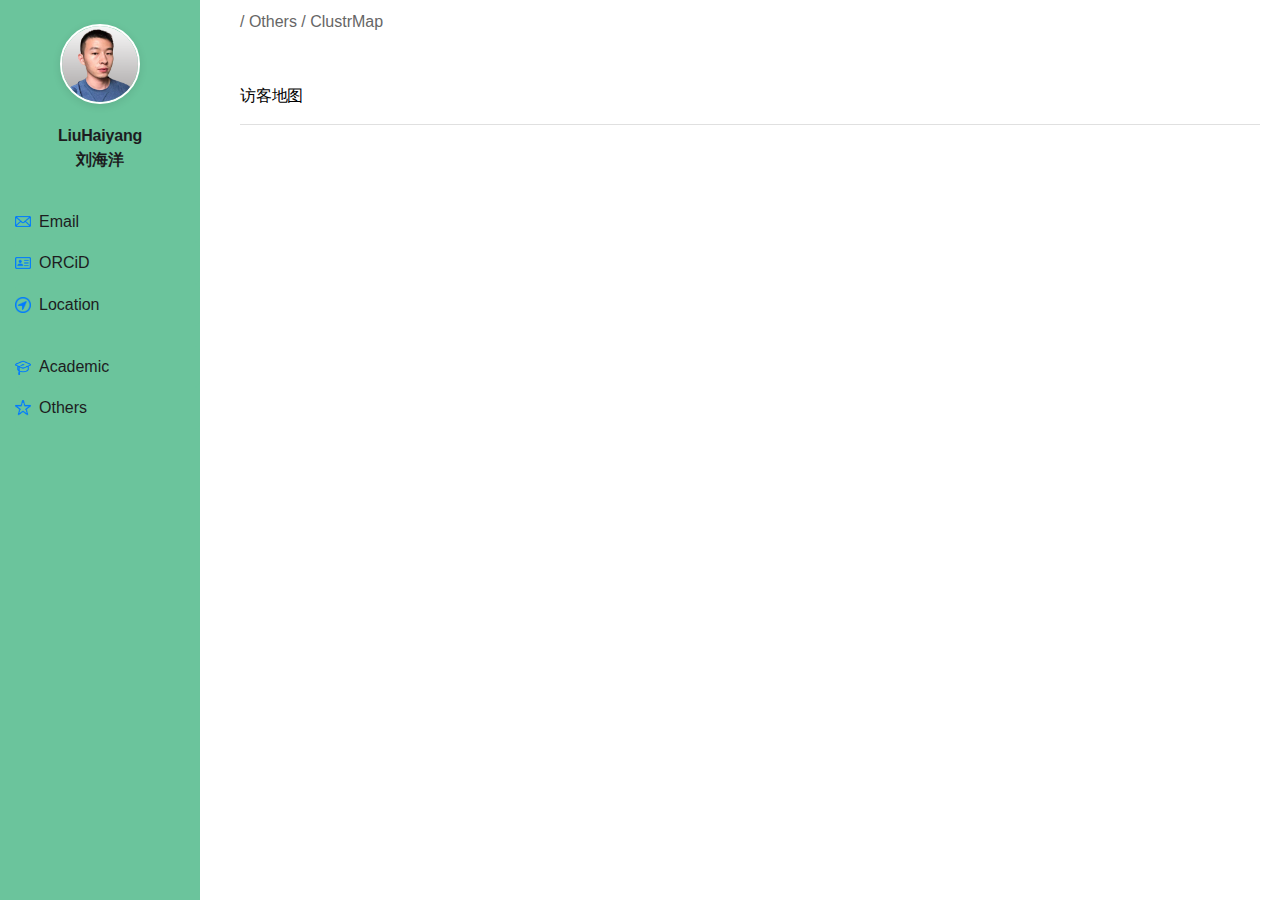
<file: clustrmap.html>
<!DOCTYPE html>
<html lang="zh">
<head>
    <meta charset="UTF-8">
    <meta name="viewport" content="width=device-width, initial-scale=1.0">
    <title>LiuHaiyang - ClustrMap</title>
    <link rel="stylesheet" href="styles.css">
    <link rel="icon" type="image/png" href="images/profile.png">
    <style>
        body { font-family: Arial, sans-serif; background-color: white !important; }
        .container { background-color: white !important; margin-top: 0; padding-top: 0; min-height: 100vh; display: flex; }
        .sidebar { border: none !important; background-color: #6BC49C !important; min-height: 100vh; width: 200px; position: sticky; top: 0; }
        .main-content { flex: 1; padding: 0; margin-left: 20px; padding-top: 0; background-color: white; }
        .profile-name { font-size: 16px; font-weight: bold; text-align: center; background-color: #6BC49C; }
        .profile-name .en { font-family: Arial, sans-serif; display: block; margin-bottom: 4px; font-weight: bold; }
        .profile-name .cn { font-family: "PingFang SC", "PingFang TC", sans-serif; display: block; font-weight: bold; }
        .profile-section { border: none !important; background-color: #6BC49C !important; }
        .profile-links { border-top: none !important; background-color: #6BC49C !important; padding-left: 15px; }
        .link-item { background-color: #6BC49C !important; text-align: left; padding: 8px 0; text-decoration: none; }
        .link-item span { display: inline-block; min-width: 60px; font-size: 16px; font-weight: normal; text-decoration: none; }
        .link-item:hover { text-decoration: underline; }
        .link-item:hover span { text-decoration: underline; }
        .path-nav { color: #666666; font-family: Arial, sans-serif; font-size: 16px; padding: 10px 20px; position: sticky; top: 0; background-color: white; z-index: 100; margin-bottom: 0; }
        .section-title { color: black; font-size: 16px; font-weight: normal; margin: 40px 20px 16px; font-family: Arial, sans-serif; }
        .divider { border: none; border-top: 1px solid #e0e0e0; margin: 0; margin-left: 20px; width: calc(100% - 40px); }
        .icon { width: 16px; height: auto; vertical-align: middle; margin-right: 8px; }
        .clustrmap-container { display: flex; justify-content: center; align-items: center; min-height: 400px; margin: 40px 0; }
    </style>
</head>
<body>
    <div class="container">
        <div class="sidebar">
            <div class="profile-section">
                <div class="profile-image">
                    <img src="images/profile.png" alt="Profile">
                </div>
                <div class="profile-name">
                    <span class="en">LiuHaiyang</span>
                    <span class="cn">刘海洋</span>
                </div>
            </div>
            <div class="profile-links">
                <a href="mailto:15035689055liuhaiyang@gmail.com" class="link-item">
                    <img src="images/mail.png" alt="Email" class="icon">
                    <span>Email</span>
                </a>
                <a href="https://orcid.org/0009-0009-8701-0538" class="link-item">
                    <img src="images/id.png" alt="ORCiD" class="icon">
                    <span>ORCiD</span>
                </a>
                <a href="https://maps.app.goo.gl/EEunaQVkdbAjMVaL8" class="link-item">
                    <img src="images/location.png" alt="Location" class="icon">
                    <span>Location</span>
                </a>
                <div style="height: 20px;"></div>
                <a href="index.html" class="link-item">
                    <img src="images/academic.png" alt="Academic" class="icon">
                    <span>Academic</span>
                </a>
                <a href="others.html" class="link-item">
                    <img src="images/others.png" alt="Others" class="icon">
                    <span>Others</span>
                </a>
            </div>
        </div>
        <div class="main-content">
            <div class="path-nav">/ Others / ClustrMap</div>
            <h2 class="section-title">访客地图</h2>
            <hr class="divider">
            <div class="clustrmap-container">
                <div id="clustrmap-tip" style="color:#888;font-size:16px;text-align:center;display:none;">
                    当前为本地文件访问，ClustrMaps 统计插件无法显示。<br>
                    请通过本地服务器（如 <b>http://localhost:8080</b>）访问本页面以正常显示访客地图。
                </div>
                <div id="clustrmap-script"></div>
                <script>
                    if (location.protocol === 'file:') {
                        document.getElementById('clustrmap-tip').style.display = 'block';
                    } else {
                        var s = document.createElement('script');
                        s.type = 'text/javascript';
                        s.id = 'clustrmaps';
                        s.src = '//clustrmaps.com/map_v2.js?d=FdrtKt90phP_9A2b7N-dSdQplHHKmG7UU1M0rSaYd9E&cl=ffffff&w=a';
                        document.getElementById('clustrmap-script').appendChild(s);
                    }
                </script>
            </div>
        </div>
    </div>
</body>
</html>
</file>
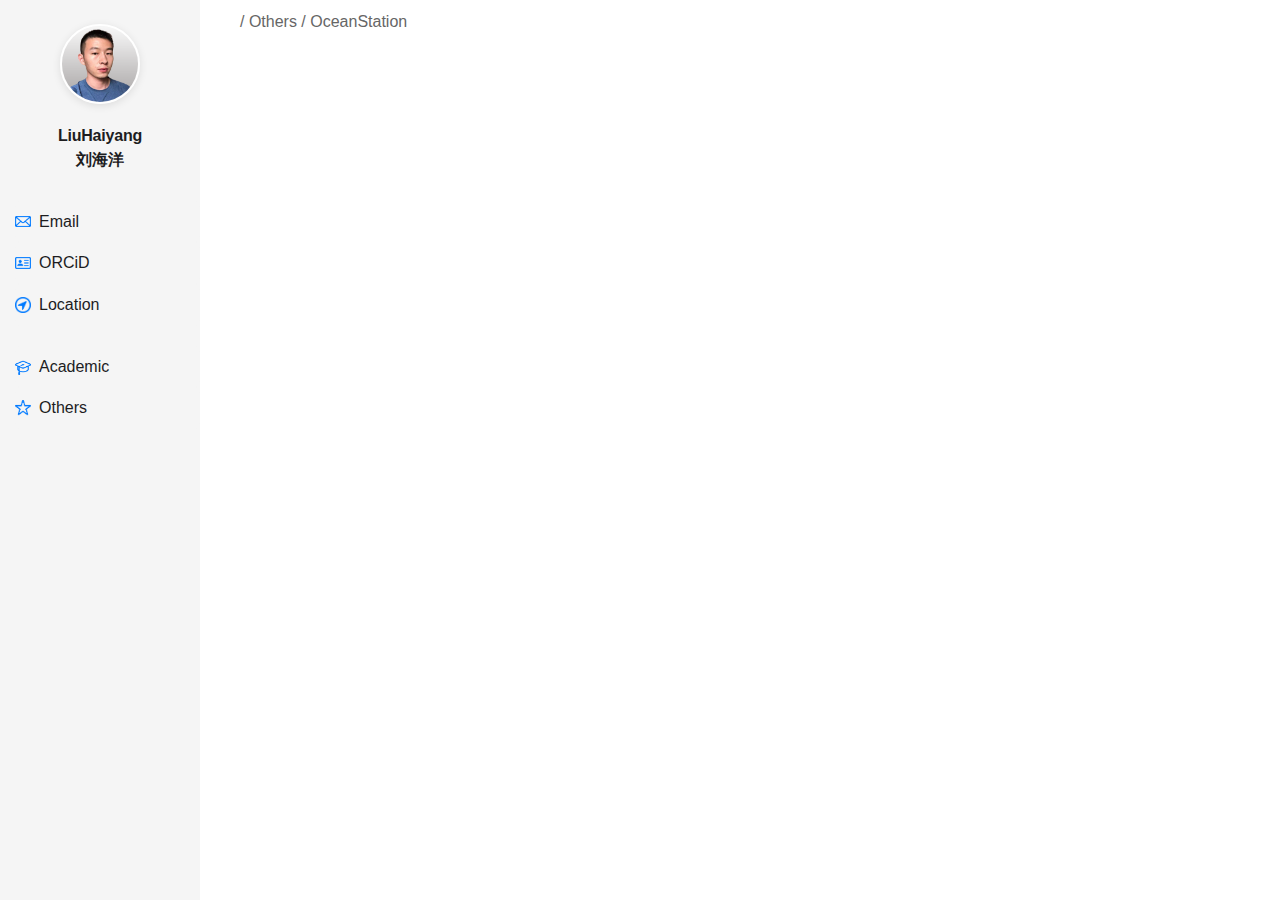
<file: oceanstation.html>
<!DOCTYPE html>
<html lang="zh">
<head>
    <meta charset="UTF-8">
    <meta name="viewport" content="width=device-width, initial-scale=1.0">
    <title>LiuHaiyang - OceanStation</title>
    <link rel="stylesheet" href="styles.css">
    <link rel="icon" type="image/png" href="images/profile.png">
    <style>
        /* 复制基本样式 */
        body {
            font-family: Arial, sans-serif;
            background-color: white !important;
        }

        .container {
            background-color: white !important;
            margin-top: 0;
            padding-top: 0;
            min-height: 100vh;
            display: flex;
        }

        .sidebar {
            border: none !important;
            background-color: #f5f5f5 !important;
            min-height: 100vh;
            width: 200px;
            position: sticky;
            top: 0;
        }

        .main-content {
            flex: 1;
            padding: 0 20px;
            margin-left: 20px;
            padding-top: 0;
        }

        .profile-name {
            font-size: 16px;
            font-weight: bold;
            text-align: center;
            background-color: #f5f5f5;
        }

        .profile-name .en {
            font-family: Arial, sans-serif;
            display: block;
            margin-bottom: 4px;
            font-weight: bold;
        }

        .profile-name .cn {
            font-family: "PingFang SC", "PingFang TC", sans-serif;
            display: block;
            font-weight: bold;
        }

        .profile-section {
            border: none !important;
            background-color: #f5f5f5 !important;
        }

        .profile-links {
            border-top: none !important;
            background-color: #f5f5f5 !important;
            padding-left: 15px;
        }

        .link-item {
            background-color: #f5f5f5 !important;
            text-align: left;
            padding: 8px 0;
            text-decoration: none;
        }

        .link-item span {
            display: inline-block;
            min-width: 60px;
            font-size: 16px;
            font-weight: normal;
            text-decoration: none;
        }

        .link-item:hover {
            text-decoration: underline;
        }

        .link-item:hover span {
            text-decoration: underline;
        }

        /* 添加图标样式 */
        .icon {
            width: 16px;  /* 设置图标宽度 */
            height: auto;  /* 高度自动调整以保持比例 */
            vertical-align: middle;  /* 垂直居中对齐 */
            margin-right: 8px;  /* 图标与文本之间的间距 */
        }

        /* 修改路径栏样式 */
        .path-nav {
            color: #666666;
            font-family: Arial, sans-serif;
            font-size: 16px;
            padding: 10px 20px;
            position: sticky;
            top: 0;
            background-color: white;
            z-index: 100;
            margin-bottom: 0;
            margin-left: -20px;
        }
    </style>
</head>
<body>
    <div class="container">
        <div class="sidebar">
            <div class="profile-section">
                <div class="profile-image">
                    <img src="images/profile.png" alt="Profile">
                </div>
                <div class="profile-name">
                    <span class="en">LiuHaiyang</span>
                    <span class="cn">刘海洋</span>
                </div>
            </div>
            <div class="profile-links">
                <a href="mailto:15035689055liuhaiyang@gmail.com" class="link-item">
                    <img src="images/mail.png" alt="Email" class="icon">
                    <span>Email</span>
                </a>
                <a href="https://orcid.org/0009-0009-8701-0538" class="link-item">
                    <img src="images/id.png" alt="ORCiD" class="icon">
                    <span>ORCiD</span>
                </a>
                <a href="https://maps.app.goo.gl/EEunaQVkdbAjMVaL8" class="link-item">
                    <img src="images/location.png" alt="Location" class="icon">
                    <span>Location</span>
                </a>
                <div style="height: 20px;"></div>
                <a href="index.html" class="link-item">
                    <img src="images/academic.png" alt="Academic" class="icon">
                    <span>Academic</span>
                </a>
                <a href="others.html" class="link-item">
                    <img src="images/others.png" alt="Others" class="icon">
                    <span>Others</span>
                </a>
            </div>
        </div>
        <div class="main-content">
            <div class="path-nav">/ Others / OceanStation</div>
            <!-- 这里添加OceanStation页面的具体内容 -->
        </div>
    </div>
</body>
</html>
</file>
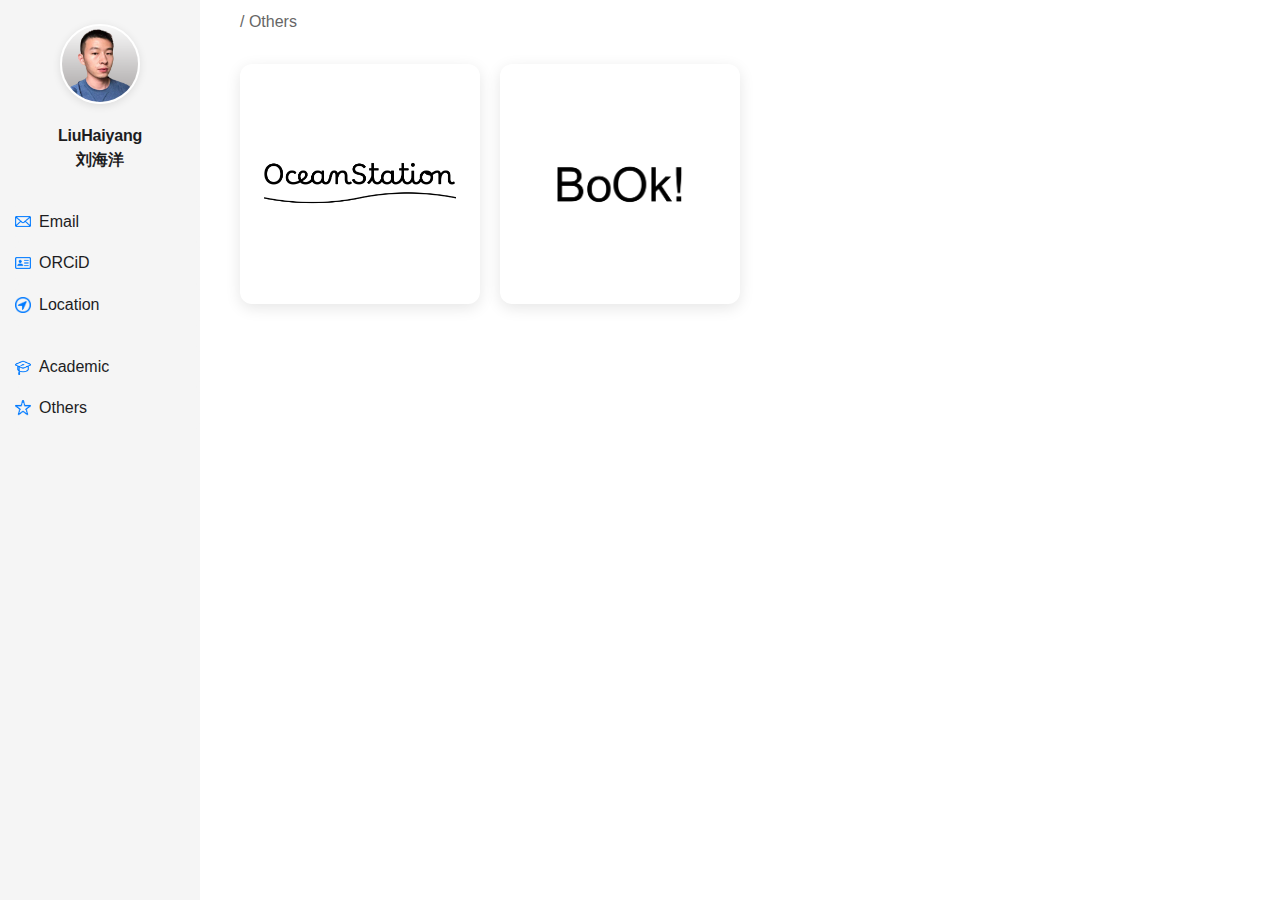
<file: others.html>
<!DOCTYPE html>
<html lang="zh">
<head>
    <meta charset="UTF-8">
    <meta name="viewport" content="width=device-width, initial-scale=1.0">
    <title>LiuHaiyang - Others</title>
    <link rel="stylesheet" href="styles.css">
    <link rel="icon" type="image/png" href="images/profile.png">
    <style>
        /* 复制index.html的所有样式 */
        body {
            font-family: Arial, sans-serif;
            background-color: white !important;
        }

        .container {
            background-color: white !important;
            margin-top: 0;
            padding-top: 0;
            min-height: 100vh;
            display: flex;
        }

        .sidebar {
            border: none !important;
            background-color: #f5f5f5 !important;
            min-height: 100vh;
            width: 200px;
            position: sticky;
            top: 0;
        }

        .main-content {
            flex: 1;
            padding: 0 20px;
            margin-left: 20px;
            padding-top: 0;
        }

        .profile-name {
            font-size: 16px;
            font-weight: bold;
            text-align: center;
            background-color: #f5f5f5;
        }

        .profile-name .en {
            font-family: Arial, sans-serif;
            display: block;
            margin-bottom: 4px;
            font-weight: bold;
        }

        .profile-name .cn {
            font-family: "PingFang SC", "PingFang TC", sans-serif;
            display: block;
            font-weight: bold;
        }

        .profile-section {
            border: none !important;
            background-color: #f5f5f5 !important;
        }

        .profile-links {
            border-top: none !important;
            background-color: #f5f5f5 !important;
            padding-left: 15px;
        }

        .link-item {
            background-color: #f5f5f5 !important;
            text-align: left;
            padding: 8px 0;
        }

        .link-item span {
            display: inline-block;
            min-width: 60px;
            font-size: 16px;
            font-weight: normal;
        }

        .link-item:hover {
            text-decoration: underline;
        }

        .link-item:hover span {
            text-decoration: underline;
        }

        /* 修改路径栏样式 */
        .path-nav {
            color: #666666;
            font-family: Arial, sans-serif;
            font-size: 16px;
            padding: 10px 20px;
            position: sticky;
            top: 0;
            background-color: white;
            z-index: 100;
            margin-bottom: 0;
            margin-left: -20px;
        }

        /* 修改卡片容器样式 */
        .cards-container {
            display: grid;
            grid-template-columns: repeat(auto-fill, minmax(200px, 1fr));
            gap: 20px;
            padding: 20px 0;
        }

        /* 修改卡片样式为苹果风格 */
        .card {
            background-color: white;
            border-radius: 12px;
            padding: 0;
            text-decoration: none;
            color: #666666;
            transition: all 0.3s ease;
            border: none;
            box-shadow: 0 4px 15px rgba(0, 0, 0, 0.1);
            aspect-ratio: 1;
            display: flex;
            align-items: center;
            justify-content: center;
            position: relative;
        }

        .card:hover {
            transform: translateY(-2px);
            box-shadow: 0 8px 25px rgba(0, 0, 0, 0.15);
        }

        .card h2 {
            margin: 0;
            font-size: 20px;
            color: black;
            font-weight: normal;
            text-align: center;
            position: relative;
            z-index: 1;
        }

        .card p {
            margin: 0;
            font-size: 16px;
            color: #666666;
            line-height: 1.5;  /* 更好的行高 */
        }

        /* 添加卡片图片样式 */
        .card img {
            max-width: 80%;  /* 图片最大宽度 */
            max-height: 80%;  /* 图片最大高度 */
            width: auto;
            height: auto;
            object-fit: contain;
        }

        /* 修改背景图片样式 */
        .book-background {
            position: absolute;
            width: 100%;
            height: 100%;
            display: flex;
            justify-content: center;
            align-items: center;
            z-index: 0;
        }

        .book-background img {
            width: 80%;
            height: 80%;
            object-fit: contain;
            opacity: 1;  /* 完全不透明 */
        }

        /* 添加图标样式 */
        .icon {
            width: 16px;  /* 设置图标宽度 */
            height: auto;  /* 高度自动调整以保持比例 */
            vertical-align: middle;  /* 垂直居中对齐 */
            margin-right: 8px;  /* 图标与文本之间的间距 */
        }
    </style>
</head>
<body>
    <div class="container">
        <div class="sidebar">
            <div class="profile-section">
                <div class="profile-image">
                    <img src="images/profile.png" alt="Profile">
                </div>
                <div class="profile-name">
                    <span class="en">LiuHaiyang</span>
                    <span class="cn">刘海洋</span>
                </div>
            </div>
            <div class="profile-links">
                <a href="mailto:15035689055liuhaiyang@gmail.com" class="link-item">
                    <img src="images/mail.png" alt="Email" class="icon">
                    <span>Email</span>
                </a>
                <a href="https://orcid.org/0009-0009-8701-0538" class="link-item">
                    <img src="images/id.png" alt="ORCiD" class="icon">
                    <span>ORCiD</span>
                </a>
                <a href="https://maps.app.goo.gl/EEunaQVkdbAjMVaL8" class="link-item">
                    <img src="images/location.png" alt="Location" class="icon">
                    <span>Location</span>
                </a>
                <div style="height: 20px;"></div>
                <a href="index.html" class="link-item">
                    <img src="images/academic.png" alt="Academic" class="icon">
                    <span>Academic</span>
                </a>
                <a href="others.html" class="link-item active">
                    <img src="images/others.png" alt="Others" class="icon">
                    <span>Others</span>
                </a>
            </div>
        </div>
        <div class="main-content">
            <div class="path-nav">/ Others</div>
            <div class="cards-container">
                <a href="oceanstation.html" class="card">
                    <img src="images/OceanStation-logo.png" alt="OceanStation">
                </a>
                <a href="books.html" class="card">
                    <div class="book-background">
                        <img src="images/book.png" alt="Book Icon">
                    </div>
                </a>
            </div>
        </div>
    </div>
</body>
</html>
</file>
<file: styles.css>
* {
    margin: 0;
    padding: 0;
    box-sizing: border-box;
}

body {
    font-family: -apple-system, BlinkMacSystemFont, Arial, sans-serif;
    line-height: 1.6;
    color: #1d1d1f;
    font-size: 13px;
    background-color: #f5f5f7;
    background-image: 
        linear-gradient(rgba(200, 200, 200, 0.15) 1px, transparent 1px),
        linear-gradient(90deg, rgba(200, 200, 200, 0.15) 1px, transparent 1px);
    background-size: 20px 20px;
    background-position: center center;
}

.navbar {
    background-color: rgba(255, 255, 255, 0.8);
    backdrop-filter: blur(20px) saturate(180%);
    -webkit-backdrop-filter: blur(20px) saturate(180%);
    padding: 0;
    position: fixed;
    top: 0;
    left: 0;
    right: 0;
    z-index: 1000;
    border-bottom: 1px solid rgba(0, 0, 0, 0.1);
    height: 38px;
    display: flex;
    align-items: center;
}

.nav-links {
    display: flex;
    gap: 1.5rem;
    justify-content: flex-start;
    max-width: 1200px;
    margin: 0 auto;
    padding: 0 1rem;
    height: 100%;
}

.nav-links a {
    color: #1d1d1f;
    text-decoration: none;
    padding: 0 0.5rem;
    font-size: 13px;
    font-weight: 400;
    height: 100%;
    display: flex;
    align-items: center;
    position: relative;
    transition: color 0.2s ease;
}

.nav-links a.active::after {
    content: '';
    position: absolute;
    bottom: 0;
    left: 0;
    width: 100%;
    height: 2px;
    background-color: #0261e3;
}

.nav-links a:hover {
    color: #0261e3;
}

.nav-links a:hover,
.nav-links a.active {
    background-color: transparent;
}

.container {
    margin-top: 38px;
    display: grid;
    grid-template-columns: 200px 1fr;
    gap: 0;
    height: calc(100vh - 38px);
    position: relative;
    z-index: 1;
}

.sidebar {
    background-color: #f5f5f7;
    padding: 0;
    border-right: 1px solid #e0e0e0;
    display: flex;
    flex-direction: column;
    position: relative;
    z-index: 1;
}

.profile-links {
    padding-top: 0.5rem;
}

.link-item {
    display: flex;
    align-items: center;
    padding: 8px 16px;
    text-decoration: none;
    color: #1d1d1f;
    transition: all 0.2s ease;
    font-size: 13px;
    border-radius: 6px;
}

.link-item:hover {
    background-color: rgba(0, 0, 0, 0.05);
    color: #0261e3;
}

.link-item:hover .icon {
    fill: #0261e3;
}

.icon {
    width: 16px;
    height: 16px;
    fill: #86868b;
    margin-right: 8px;
    transition: fill 0.2s ease;
}

.main-content {
    background-color: #ffffff;
    padding: 2rem 2.5rem;
    height: 100%;
    overflow-y: auto;
    font-size: 13px;
    line-height: 1.5;
    color: #000000;
    position: relative;
    z-index: 1;
}

.greeting {
    font-size: 13px;
    color: #1d1d1f;
    font-weight: 400;
    margin: 1rem 0 3rem;
    line-height: 1.6;
    font-style: normal;
    padding: 1.5rem;
    background-color: #f5f5f7;
    border-radius: 12px;
    letter-spacing: -0.2px;
    border: 1px solid rgba(0, 0, 0, 0.05);
    animation: 
        fadeIn 0.8s cubic-bezier(0.16, 1, 0.3, 1),
        float 6s ease-in-out infinite;
    box-shadow: 0 4px 12px rgba(0, 0, 0, 0.03);
}

@keyframes float {
    0% {
        transform: translateY(0px);
    }
    50% {
        transform: translateY(-8px);
    }
    100% {
        transform: translateY(0px);
    }
}

@keyframes fadeIn {
    0% {
        opacity: 0;
        transform: translateY(20px) scale(0.98);
    }
    100% {
        opacity: 1;
        transform: translateY(0) scale(1);
    }
}

.greeting:hover {
    transform: translateY(-2px) scale(1.005);
    box-shadow: 0 8px 24px rgba(0, 0, 0, 0.05);
    background-color: #ffffff;
}

.section-title {
    font-size: 13px;
    font-weight: 600;
    color: #000000;
    margin: 2rem 0 0.5rem;
    letter-spacing: -0.2px;
}

.divider {
    border: none;
    height: 1px;
    background-color: #e0e0e0;
    margin: 0.5rem 0 1.5rem;
}

.list-item {
    margin-bottom: 0.5rem;
    padding-left: 1.2rem;
    position: relative;
    list-style: none;
}

.list-item::before {
    content: "•";
    position: absolute;
    left: 0;
    color: #000000;
}

.education-item {
    margin-bottom: 1.5rem;
}

.education-title {
    font-weight: 600;
    margin-bottom: 0.3rem;
}

.education-period {
    color: #000000;
    font-size: 13px;
    margin-bottom: 0.5rem;
}

.education-details {
    margin-bottom: 0.5rem;
}

.project-title {
    font-weight: 500;
    color: #000000;
    margin: 1rem 0 0.5rem;
}

.supervisor-link {
    color: #0261e3;
    text-decoration: none;
}

.supervisor-link:hover {
    text-decoration: underline;
}

.publication-item {
    margin-bottom: 1rem;
    padding-left: 1.2rem;
    position: relative;
}

.publication-item::before {
    content: "•";
    position: absolute;
    left: 0;
    color: #000000;
}

.software-category {
    font-weight: 600;
    margin-right: 0.5rem;
}

@media (max-width: 768px) {
    .container {
        grid-template-columns: 1fr;
    }
    
    .nav-links {
        flex-wrap: wrap;
        gap: 0.25rem;
    }
    
    .sidebar {
        border-right: none;
        border-bottom: 1px solid #e0e0e0;
    }
} 

.profile-section {
    padding: 1.5rem 1rem;
    display: flex;
    flex-direction: column;
    align-items: center;
    gap: 1.2rem;
    border-bottom: 1px solid #e0e0e0;
    background-color: #ffffff;
}

.profile-image {
    width: 80px;
    height: 80px;
    border-radius: 50%;
    overflow: hidden;
    box-shadow: 0 2px 8px rgba(0, 0, 0, 0.1);
    border: 2px solid #ffffff;
}

.profile-image img {
    width: 100%;
    height: 100%;
    object-fit: cover;
    display: block;
}

.profile-name {
    font-size: 16px;
    font-weight: 600;
    color: #1d1d1f;
    letter-spacing: -0.2px;
    line-height: 1.2;
    text-align: center;
    margin-top: 0.2rem;
}

.list-unstyled {
    list-style: none;
    padding: 0;
    margin: 0;
}

.interests-list {
    list-style: none;
    padding: 0;
    margin: 0;
}

ul {
    list-style: none;
    padding: 0;
    margin: 0;
} 

.education-period,
.education-details,
.project-title,
.publication-item,
.experience-item,
.software-category {
    font-size: 13px;
} 

.others-content {
    background-color: #ffffff;
    padding: 2rem;
    height: 100%;
    overflow-y: auto;
}

.others-container {
    margin-top: 38px;
    background-color: transparent;
    padding: 2rem;
    height: calc(100vh - 38px);
    overflow-y: auto;
}

.grid-container {
    display: grid;
    grid-template-columns: repeat(auto-fit, minmax(300px, 1fr));
    gap: 1.5rem;
    padding: 1.5rem;
    max-width: 1200px;
    margin: 0 auto;
}

.grid-item {
    background-color: #ffffff;
    border: 1px solid #e5e5e5;
    border-radius: 12px;
    overflow: hidden;
    transition: all 0.2s ease;
    min-height: 240px;
    position: relative;
    cursor: pointer;
}

.grid-item:hover {
    border-color: #000000;
    transform: translateY(-2px);
    box-shadow: 0 4px 12px rgba(0, 0, 0, 0.05);
}

.grid-content {
    padding: 1.5rem;
    display: flex;
    flex-direction: column;
    height: 100%;
}

.grid-icon {
    font-size: 2rem;
    margin-bottom: 1rem;
    text-align: left;
}

.grid-item h2 {
    font-size: 1.25rem;
    font-weight: 500;
    margin-bottom: 0.75rem;
    color: #000000;
}

.grid-item p {
    font-size: 0.875rem;
    color: #666666;
    line-height: 1.5;
    flex-grow: 1;
}

.grid-footer {
    margin-top: 1.5rem;
}

.explore-btn {
    color: #1d1d1f;
    text-decoration: none;
    font-size: 0.875rem;
    font-weight: 500;
    transition: all 0.2s ease;
    display: inline-flex;
    align-items: center;
    gap: 0.5rem;
}

.explore-btn:hover {
    color: #0261e3;
    transform: none;
    opacity: 1;
}

.ocean-station,
.book-list,
.design {
    background: #ffffff;
}

@media (max-width: 768px) {
    .grid-container {
        grid-template-columns: 1fr;
        gap: 2rem;
    }
    
    .grid-item {
        min-height: 250px;
    }
} 

.fas {
    display: none;
} 

/* OceanStation 页面样式 */
.oceanstation-container {
    margin-top: 38px;
    padding: 2rem;
    height: calc(100vh - 38px);
    overflow-y: auto;
    display: flex;
    justify-content: center;
    align-items: center;
    background: linear-gradient(135deg, 
        rgba(0, 122, 255, 0.8) 0%,
        rgba(48, 176, 199, 0.8) 50%,
        rgba(52, 199, 89, 0.8) 100%
    );
    background-image: 
        linear-gradient(135deg, 
            rgba(0, 122, 255, 0.8) 0%,
            rgba(48, 176, 199, 0.8) 50%,
            rgba(52, 199, 89, 0.8) 100%
        ),
        linear-gradient(rgba(200, 200, 200, 0.15) 1px, transparent 1px),
        linear-gradient(90deg, rgba(200, 200, 200, 0.15) 1px, transparent 1px);
    background-size: 100% 100%, 20px 20px, 20px 20px;
}

.oceanstation-content {
    max-width: 100%;
    width: 100%;
    padding: 2rem;
    display: flex;
    justify-content: center;
    align-items: center;
    min-height: calc(100vh - 38px);
}

.qrcode-section {
    background: rgba(255, 255, 255, 0.7);
    padding: 4rem;
    border-radius: 50%;
    text-align: center;
    box-shadow: 
        0 8px 32px rgba(0, 0, 0, 0.1),
        0 2px 8px rgba(255, 255, 255, 0.1);
    backdrop-filter: blur(20px) saturate(180%);
    -webkit-backdrop-filter: blur(20px) saturate(180%);
    border: 1px solid rgba(255, 255, 255, 0.3);
    width: 500px;
    height: 500px;
    margin: 0 auto;
    display: flex;
    flex-direction: column;
    justify-content: center;
    align-items: center;
    position: relative;
    transition: transform 0.3s ease;
}

.qrcode-section:hover {
    transform: scale(1.02);
}

.qrcode-image {
    max-width: 200px;
    width: 100%;
    height: auto;
    margin-bottom: 2rem;
    border-radius: 16px;
    box-shadow: 0 2px 8px rgba(0, 0, 0, 0.08);
}

.qrcode-section h2 {
    font-size: 24px;
    font-weight: 600;
    color: #1d1d1f;
    margin-bottom: 1rem;
    letter-spacing: -0.02em;
}

.qrcode-section p {
    font-size: 15px;
    color: #1d1d1f;
    line-height: 1.5;
    max-width: 300px;
    margin: 0 auto;
}

/* 添加响应式支持 */
@media (max-width: 768px) {
    .qrcode-section {
        width: 320px;
        height: 320px;
        padding: 2rem;
    }
    
    .qrcode-image {
        max-width: 140px;
    }

    .qrcode-section h2 {
        font-size: 20px;
    }

    .qrcode-section p {
        font-size: 13px;
        max-width: 220px;
    }
}

/* BookList 页面样式 */
.booklist-container {
    margin-top: 38px;
    padding: 1.5rem;
    min-height: calc(100vh - 38px);
    background-color: transparent;
}

.year-section {
    max-width: 800px;
    margin: 0 auto;
    padding: 1rem;
}

.year-title {
    font-size: 28px;
    font-weight: 600;
    color: #1d1d1f;
    margin-bottom: 1.5rem;
    padding: 12px 20px;
    letter-spacing: -0.02em;
    font-family: -apple-system, BlinkMacSystemFont, "SF Pro Display", "SF Pro Text", "Helvetica Neue", Arial, sans-serif;
    cursor: pointer;
    display: flex;
    align-items: center;
    justify-content: space-between;
    background-color: #ffffff;
    border-radius: 12px;
    transition: all 0.2s ease;
    box-shadow: 0 1px 3px rgba(0, 0, 0, 0.1);
}

.year-title:hover {
    background-color: #f5f5f7;
}

.year-title::after {
    content: '';
    width: 20px;
    height: 20px;
    background-image: url("data:image/svg+xml,%3Csvg xmlns='http://www.w3.org/2000/svg' viewBox='0 0 24 24' fill='%231d1d1f'%3E%3Cpath d='M12 15.375l-6-6 1.4-1.4 4.6 4.6 4.6-4.6 1.4 1.4z'/%3E%3C/svg%3E");
    background-size: contain;
    background-repeat: no-repeat;
    transform: rotate(0deg);
    transition: transform 0.3s ease;
}

.year-title.collapsed::after {
    transform: rotate(-180deg);
}

.book-grid {
    display: flex;
    flex-direction: column;
    gap: 1rem;
    overflow: hidden;
    transition: all 0.3s cubic-bezier(0.4, 0, 0.2, 1);
    max-height: 10000px;
    opacity: 1;
}

.book-grid.collapsed {
    max-height: 0;
    opacity: 0;
    margin-top: 0;
}

.book-card {
    background: #ffffff;
    border-radius: 10px;
    overflow: hidden;
    transition: all 0.2s ease;
    display: flex;
    gap: 1.25rem;
    padding: 1.25rem;
    box-shadow: 0 1px 2px rgba(0, 0, 0, 0.04);
}

.book-card:hover {
    box-shadow: 0 2px 8px rgba(0, 0, 0, 0.06);
}

.book-cover {
    flex: 0 0 100px;
    height: 150px;
}

.book-cover img {
    width: 100%;
    height: 100%;
    object-fit: cover;
    border-radius: 4px;
}

.book-info {
    flex: 1;
    display: flex;
    flex-direction: column;
}

.book-info h3 {
    font-size: 15px;
    font-weight: 600;
    color: #1d1d1f;
    margin-bottom: 0.25rem;
    line-height: 1.3;
}

.book-meta {
    font-size: 13px;
    color: #86868b;
    margin-bottom: 0.25rem;
}

.reading-date {
    font-size: 12px;
    color: #86868b;
    margin-bottom: 0.75rem;
}

.book-notes {
    font-size: 13px;
    color: #1d1d1f;
    line-height: 1.5;
}

.book-notes p {
    margin-bottom: 0.75rem;
}

.quote {
    font-size: 13px;
    font-weight: 500;
    color: #1d1d1f;
    margin-top: 0.75rem;
    margin-bottom: 0.375rem;
}

.quotes-list {
    list-style: none;
    padding-left: 0;
    margin-top: 0.375rem;
}

.quotes-list li {
    position: relative;
    padding-left: 1rem;
    margin-bottom: 0.625rem;
    font-style: italic;
    color: #424245;
    line-height: 1.5;
    font-size: 13px;
}

.quotes-list li::before {
    content: '"';
    position: absolute;
    left: 0;
    color: #86868b;
}

@media (max-width: 768px) {
    .book-card {
        flex-direction: column;
        gap: 1rem;
    }
    
    .book-cover {
        flex: 0 0 auto;
        height: 180px;
    }
    
    .year-title {
        font-size: 28px;
    }
} 

.geometric-icon {
    width: 48px;
    height: 48px;
    margin-bottom: 16px;
}

.geometric-icon.square {
    filter: drop-shadow(0 4px 6px rgba(0, 122, 255, 0.2));
}

.geometric-icon.triangle {
    filter: drop-shadow(0 4px 6px rgba(255, 59, 48, 0.2));
}

.geometric-icon.circle {
    filter: drop-shadow(0 4px 6px rgba(52, 199, 89, 0.2));
}
</file>
